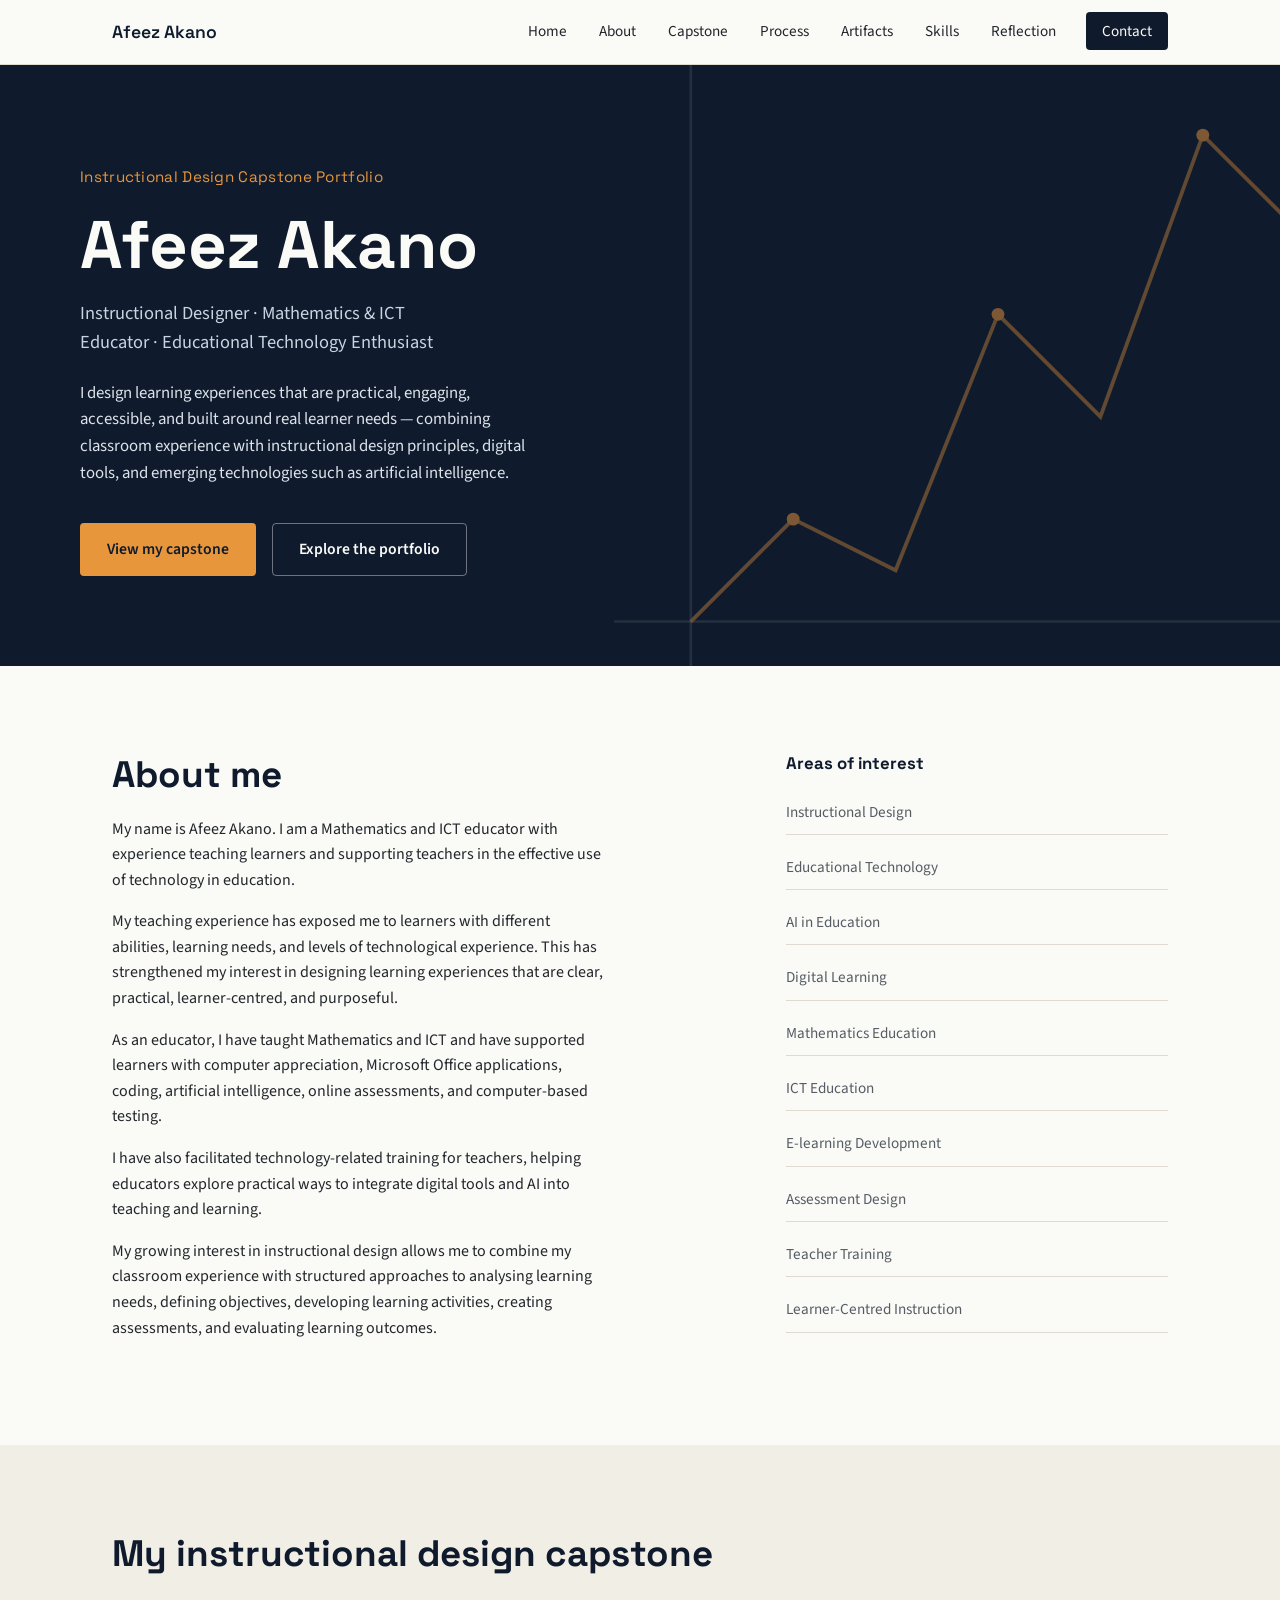
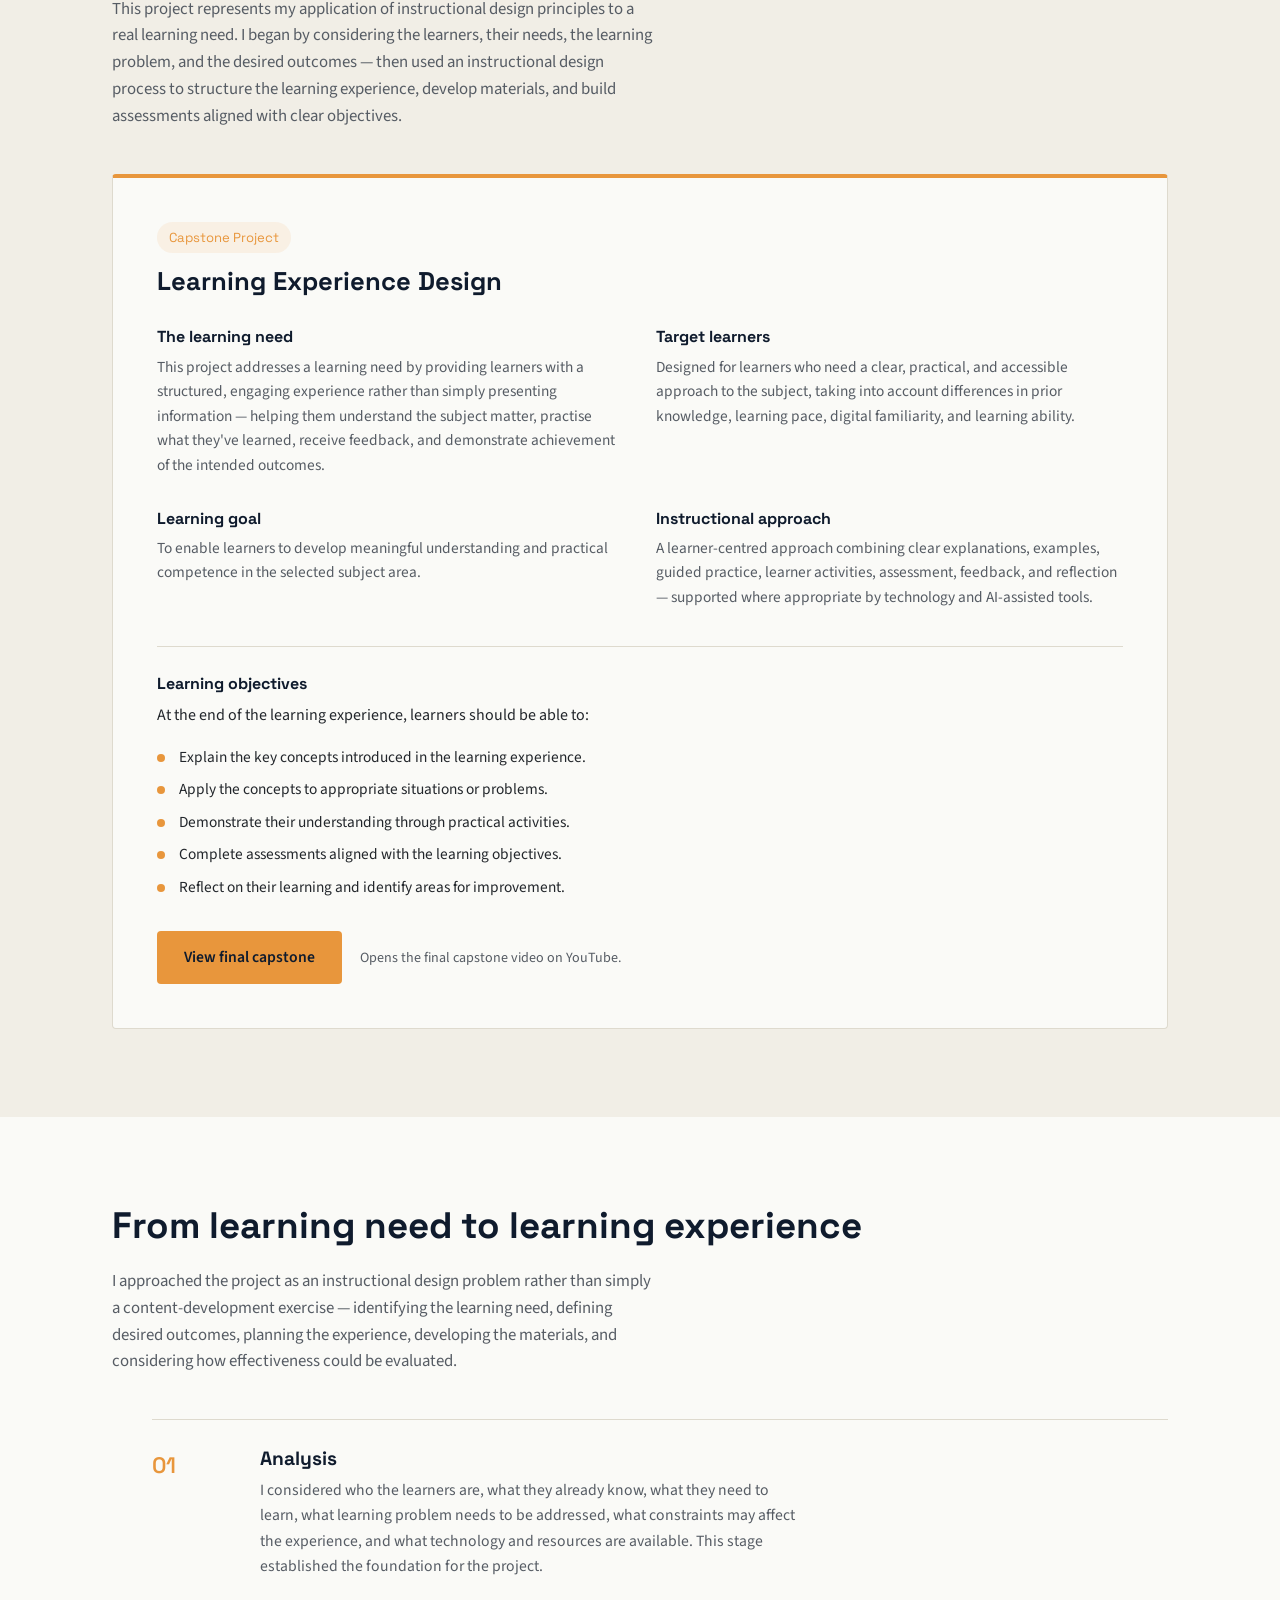
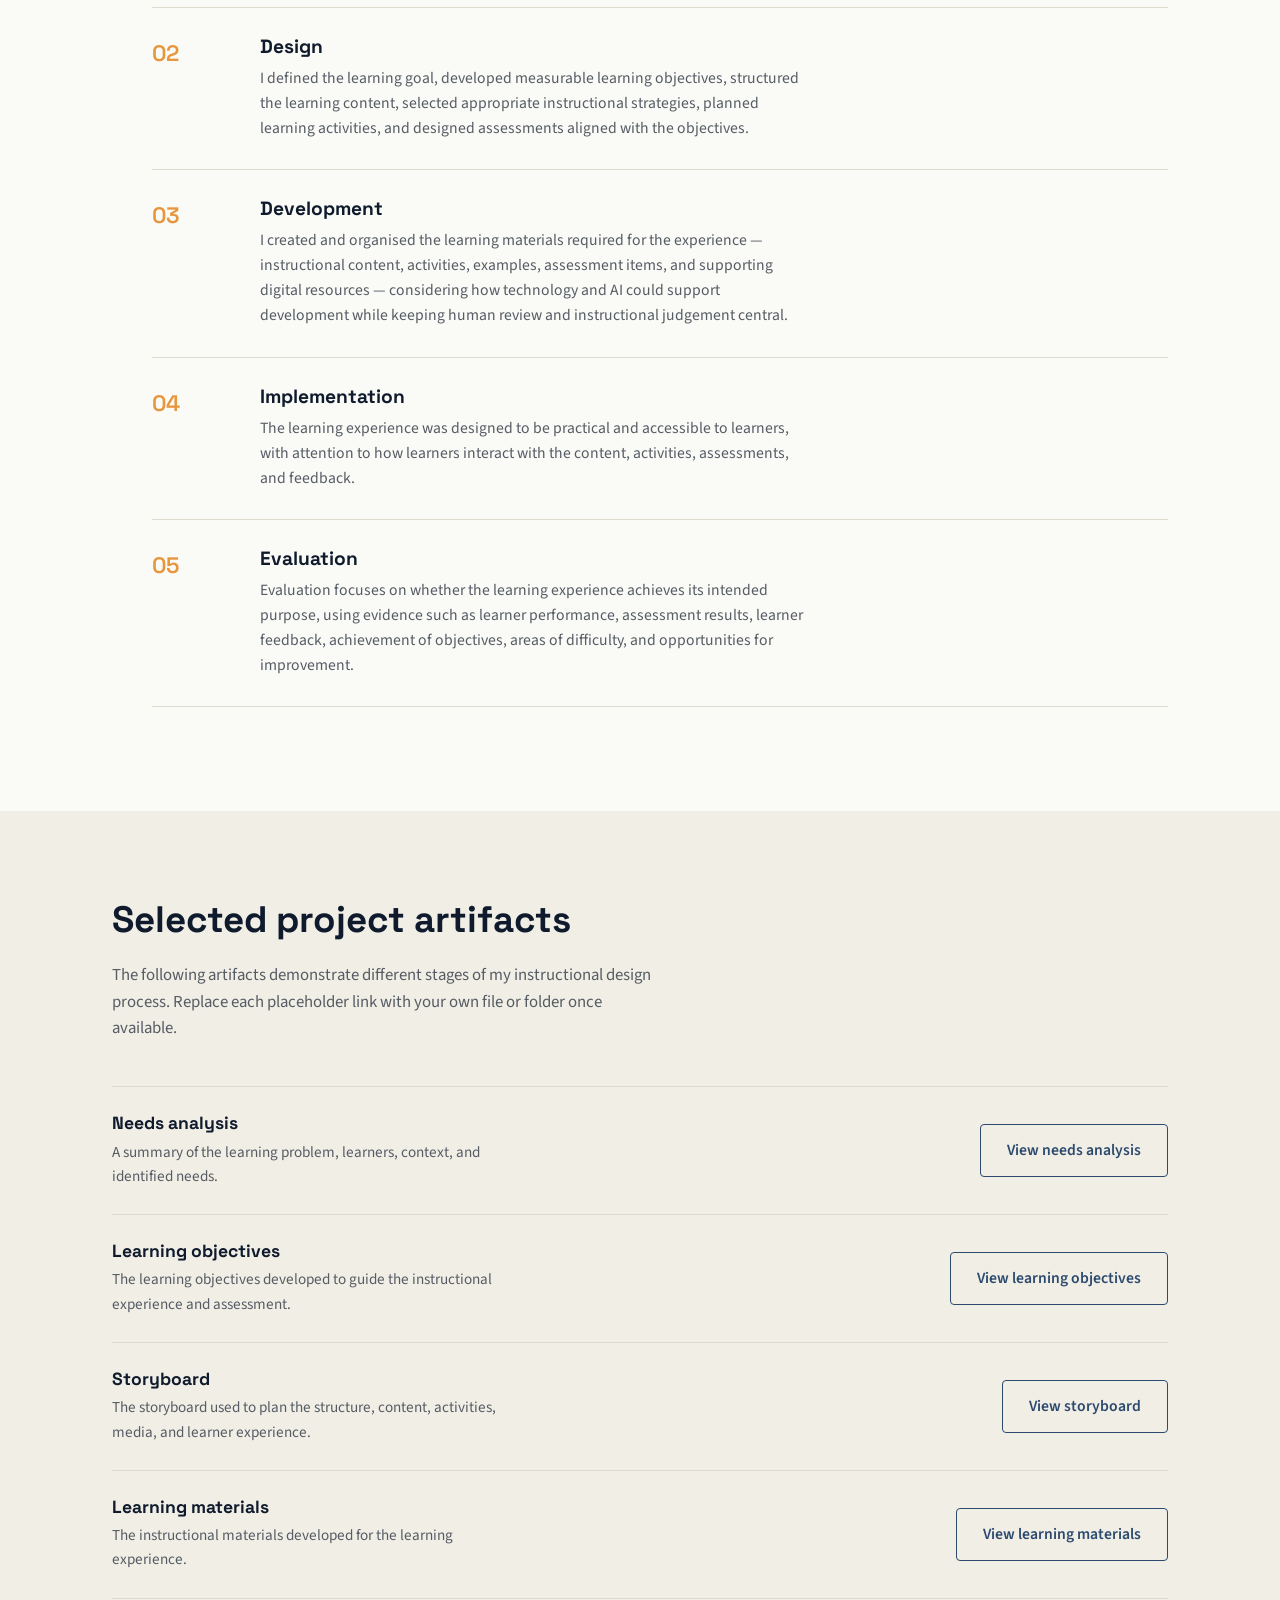
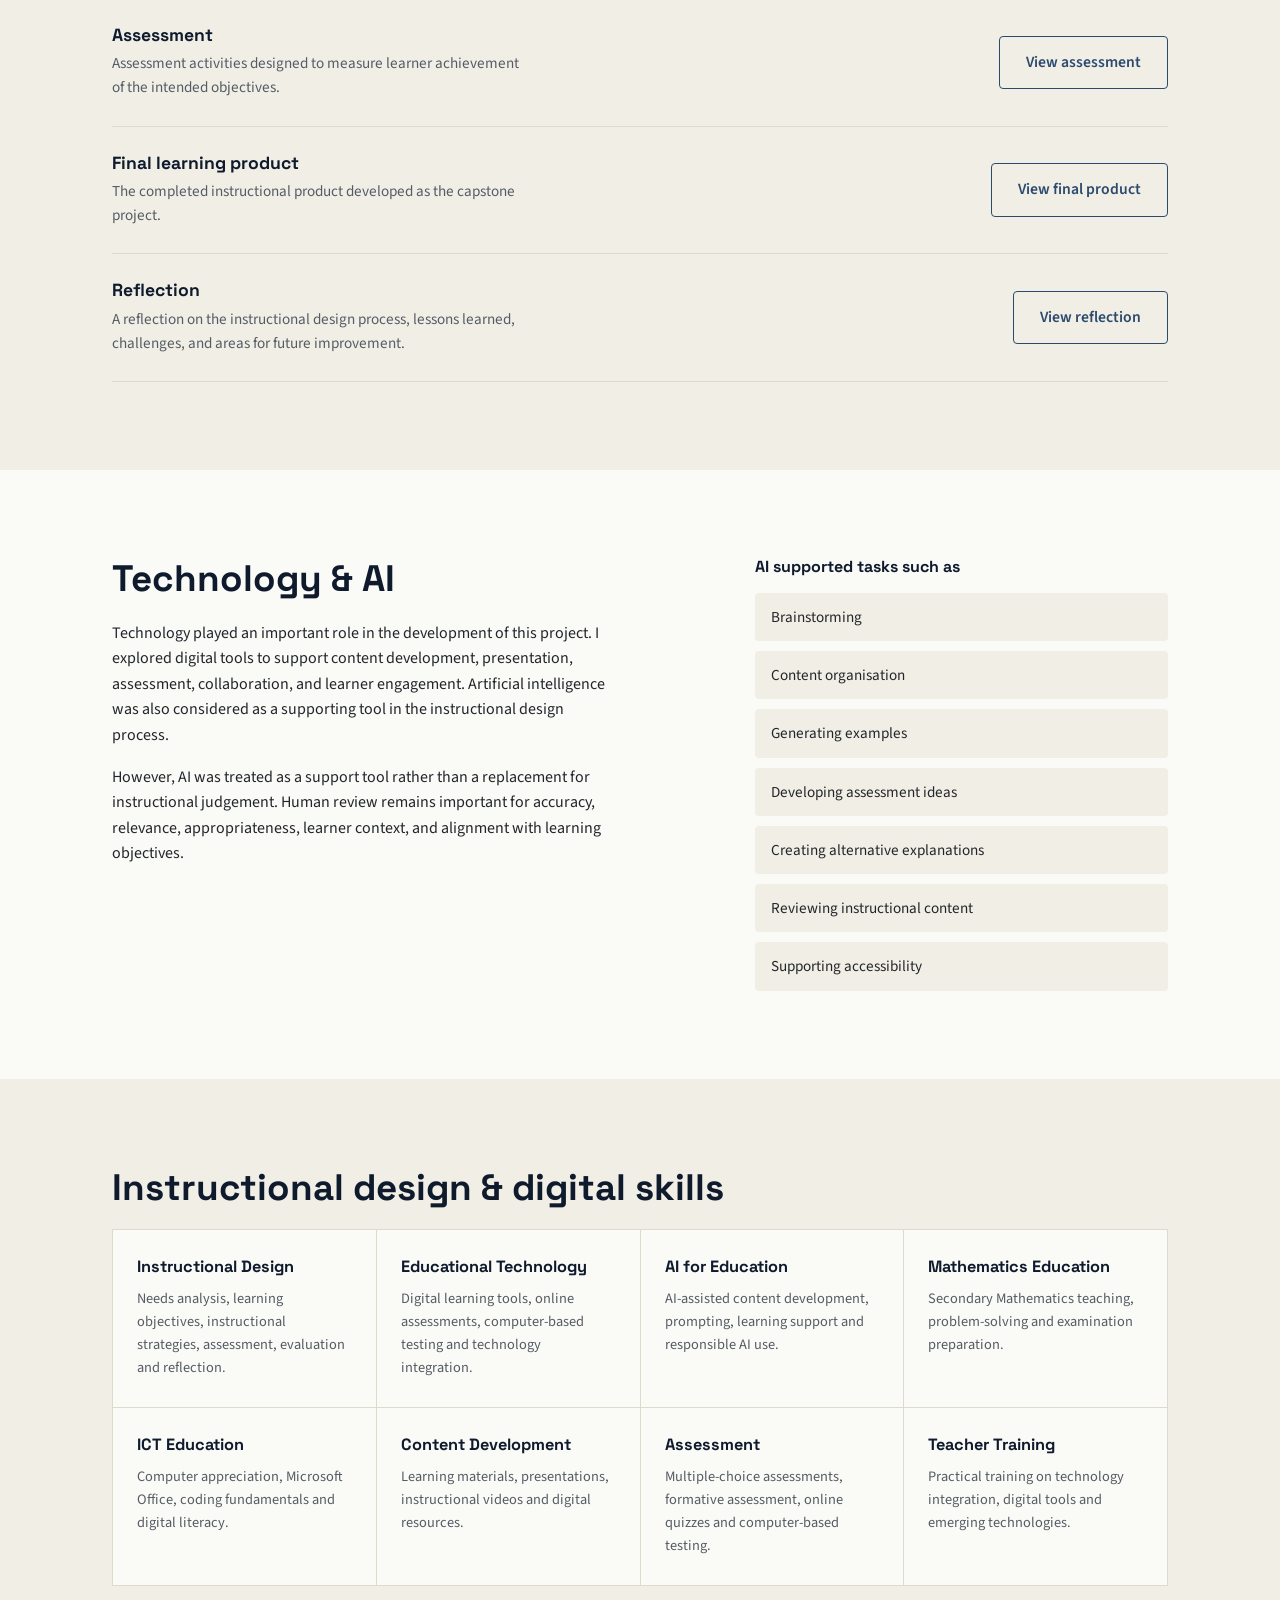
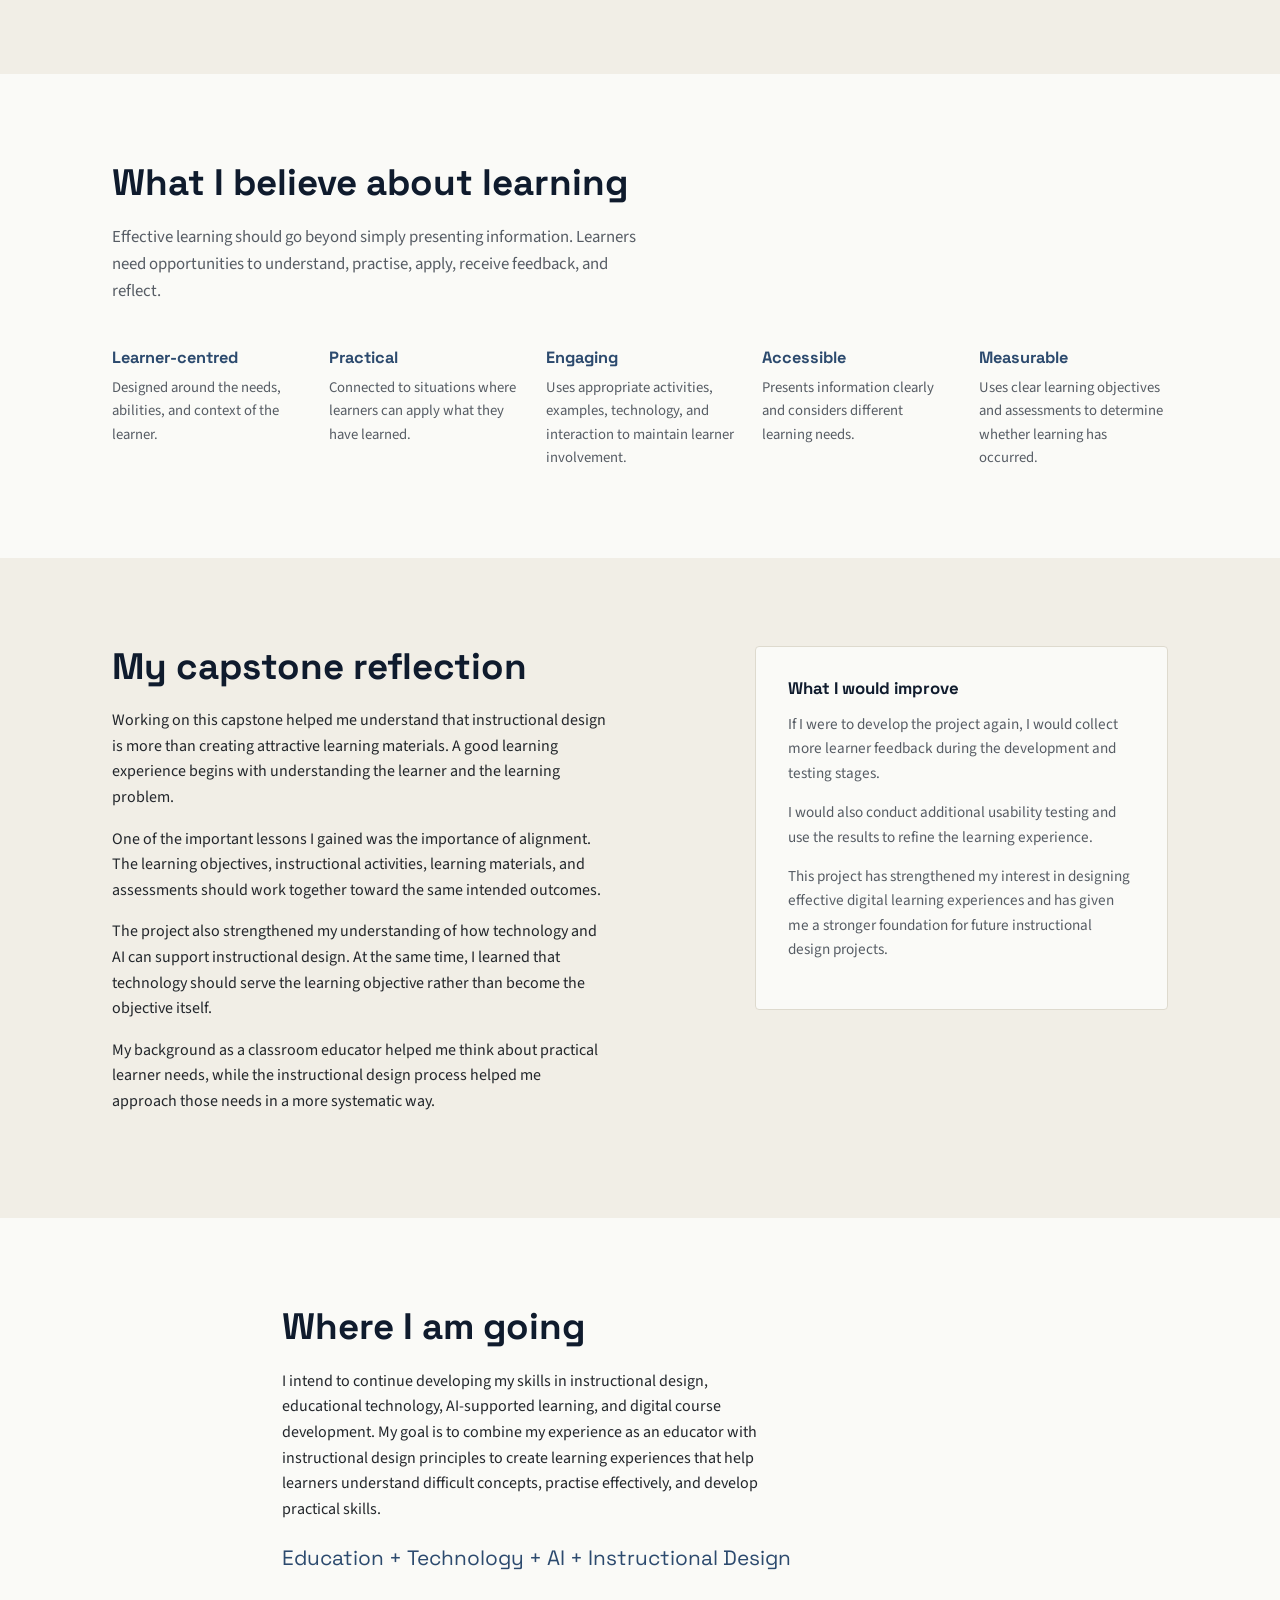
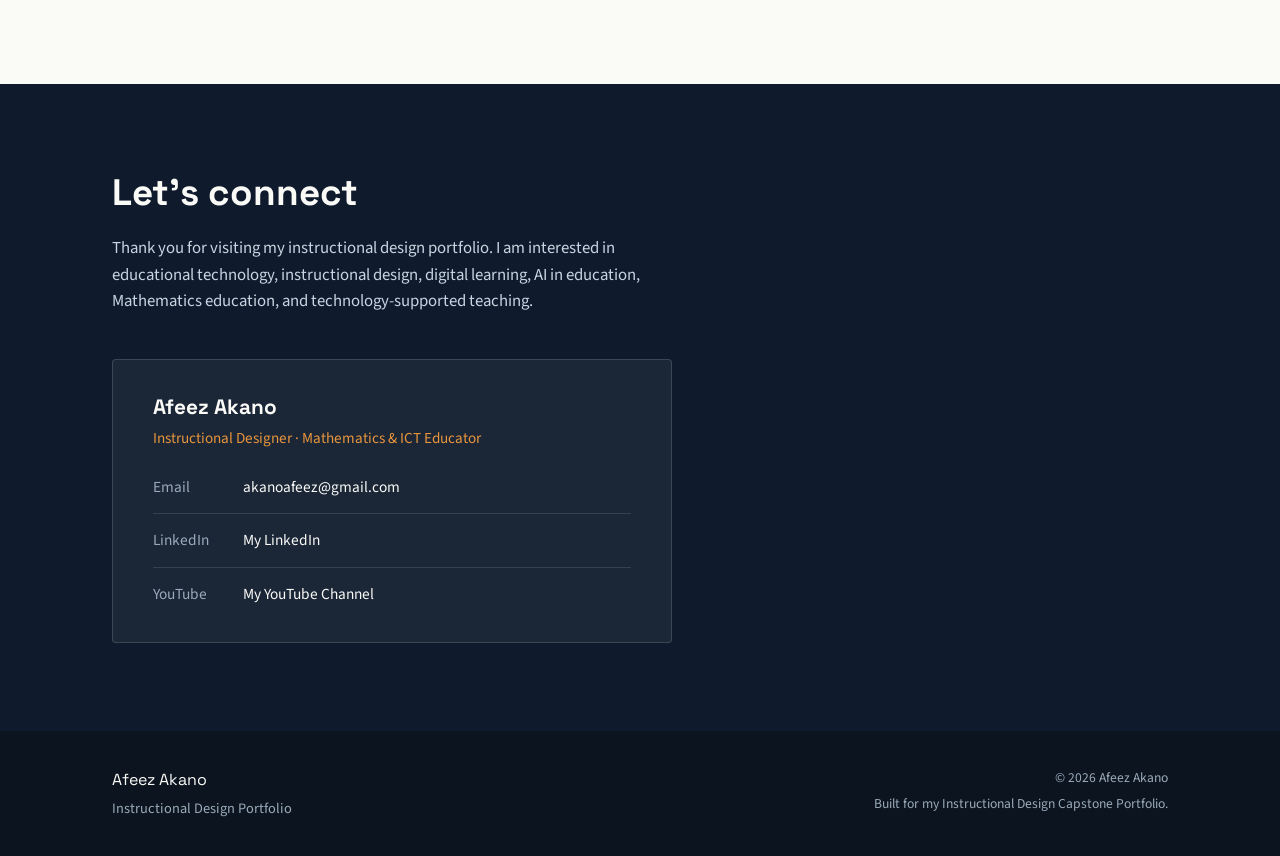
<file: index.html>
<!DOCTYPE html>
<html lang="en">
<head>
<meta charset="UTF-8">
<meta name="viewport" content="width=device-width, initial-scale=1.0">
<title>Afeez Akano — Instructional Design Portfolio</title>
<meta name="description" content="Instructional Design portfolio of Afeez Akano — Mathematics & ICT Educator exploring learning design, educational technology, and AI-supported learning.">

<link rel="preconnect" href="https://fonts.googleapis.com">
<link rel="preconnect" href="https://fonts.gstatic.com" crossorigin>
<link href="https://fonts.googleapis.com/css2?family=Space+Grotesk:wght@400;500;600;700&family=Source+Sans+3:wght@400;500;600;700&display=swap" rel="stylesheet">

<link rel="stylesheet" href="style.css">
<link rel="icon" href="data:image/svg+xml,<svg xmlns=%22http://www.w3.org/2000/svg%22 viewBox=%220 0 100 100%22><text y=%22.9em%22 font-size=%2290%22>📐</text></svg>">
</head>
<body>

<!-- ============ NAVIGATION ============ -->
<header class="site-header" id="top">
  <nav class="nav-bar" aria-label="Primary">
    <a href="#top" class="nav-brand">Afeez Akano</a>
    <button class="nav-toggle" id="navToggle" aria-expanded="false" aria-controls="navMenu" aria-label="Toggle navigation menu">
      <span></span><span></span><span></span>
    </button>
    <ul class="nav-menu" id="navMenu">
      <li><a href="#top">Home</a></li>
      <li><a href="#about">About</a></li>
      <li><a href="#capstone">Capstone</a></li>
      <li><a href="#process">Process</a></li>
      <li><a href="#artifacts">Artifacts</a></li>
      <li><a href="#skills">Skills</a></li>
      <li><a href="#reflection">Reflection</a></li>
      <li><a href="#contact" class="nav-cta">Contact</a></li>
    </ul>
  </nav>
</header>

<main>

  <!-- ============ 1. HOME / HERO ============ -->
  <section class="hero" id="home">
    <div class="hero-grid-motif" aria-hidden="true">
      <svg viewBox="0 0 600 600" preserveAspectRatio="xMidYMid slice">
        <line x1="0" y1="500" x2="600" y2="500" class="axis-line"/>
        <line x1="60" y1="0" x2="60" y2="600" class="axis-line"/>
        <polyline points="60,500 140,420 220,460 300,260 380,340 460,120 540,200" class="plot-line"/>
        <circle cx="140" cy="420" r="5" class="plot-dot"/>
        <circle cx="300" cy="260" r="5" class="plot-dot"/>
        <circle cx="460" cy="120" r="5" class="plot-dot"/>
      </svg>
    </div>
    <div class="hero-inner">
      <p class="hero-kicker">Instructional Design Capstone Portfolio</p>
      <h1 class="hero-heading">Afeez Akano</h1>
      <p class="hero-subtitle">Instructional Designer&nbsp;·&nbsp;Mathematics &amp; ICT Educator&nbsp;·&nbsp;Educational Technology Enthusiast</p>
      <p class="hero-intro">
        I design learning experiences that are practical, engaging, accessible, and built around real learner needs —
        combining classroom experience with instructional design principles, digital tools, and emerging technologies
        such as artificial intelligence.
      </p>
      <div class="hero-actions">
        <a href="#capstone" class="btn btn-primary">View my capstone</a>
        <a href="#artifacts" class="btn btn-secondary">Explore the portfolio</a>
      </div>
    </div>
  </section>

  <!-- ============ 2. ABOUT ============ -->
  <section class="section" id="about">
    <div class="section-inner about-layout">
      <div class="about-text">
        <h2 class="section-heading">About me</h2>
        <p>
          My name is Afeez Akano. I am a Mathematics and ICT educator with experience teaching learners and
          supporting teachers in the effective use of technology in education.
        </p>
        <p>
          My teaching experience has exposed me to learners with different abilities, learning needs, and levels of
          technological experience. This has strengthened my interest in designing learning experiences that are
          clear, practical, learner-centred, and purposeful.
        </p>
        <p>
          As an educator, I have taught Mathematics and ICT and have supported learners with computer appreciation,
          Microsoft Office applications, coding, artificial intelligence, online assessments, and computer-based
          testing.
        </p>
        <p>
          I have also facilitated technology-related training for teachers, helping educators explore practical ways
          to integrate digital tools and AI into teaching and learning.
        </p>
        <p>
          My growing interest in instructional design allows me to combine my classroom experience with structured
          approaches to analysing learning needs, defining objectives, developing learning activities, creating
          assessments, and evaluating learning outcomes.
        </p>
      </div>
      <div class="about-interests">
        <h3 class="interests-heading">Areas of interest</h3>
        <ul class="interests-list">
          <li>Instructional Design</li>
          <li>Educational Technology</li>
          <li>AI in Education</li>
          <li>Digital Learning</li>
          <li>Mathematics Education</li>
          <li>ICT Education</li>
          <li>E-learning Development</li>
          <li>Assessment Design</li>
          <li>Teacher Training</li>
          <li>Learner-Centred Instruction</li>
        </ul>
      </div>
    </div>
  </section>

  <!-- ============ 3. CAPSTONE ============ -->
  <section class="section section-alt" id="capstone">
    <div class="section-inner">
      <h2 class="section-heading">My instructional design capstone</h2>
      <p class="section-lede">
        This project represents my application of instructional design principles to a real learning need. I began
        by considering the learners, their needs, the learning problem, and the desired outcomes — then used an
        instructional design process to structure the learning experience, develop materials, and build assessments
        aligned with clear objectives.
      </p>

      <div class="capstone-card">
        <div class="capstone-card-header">
          <span class="capstone-label">Capstone Project</span>
          <h3>Learning Experience Design</h3>
        </div>

        <div class="capstone-grid">
          <div class="capstone-block">
            <h4>The learning need</h4>
            <p>
              This project addresses a learning need by providing learners with a structured, engaging experience
              rather than simply presenting information — helping them understand the subject matter, practise what
              they've learned, receive feedback, and demonstrate achievement of the intended outcomes.
            </p>
          </div>
          <div class="capstone-block">
            <h4>Target learners</h4>
            <p>
              Designed for learners who need a clear, practical, and accessible approach to the subject, taking into
              account differences in prior knowledge, learning pace, digital familiarity, and learning ability.
            </p>
          </div>
          <div class="capstone-block">
            <h4>Learning goal</h4>
            <p>
              To enable learners to develop meaningful understanding and practical competence in the selected
              subject area.
            </p>
          </div>
          <div class="capstone-block">
            <h4>Instructional approach</h4>
            <p>
              A learner-centred approach combining clear explanations, examples, guided practice, learner
              activities, assessment, feedback, and reflection — supported where appropriate by technology and
              AI-assisted tools.
            </p>
          </div>
        </div>

        <div class="capstone-objectives">
          <h4>Learning objectives</h4>
          <p>At the end of the learning experience, learners should be able to:</p>
          <ul>
            <li>Explain the key concepts introduced in the learning experience.</li>
            <li>Apply the concepts to appropriate situations or problems.</li>
            <li>Demonstrate their understanding through practical activities.</li>
            <li>Complete assessments aligned with the learning objectives.</li>
            <li>Reflect on their learning and identify areas for improvement.</li>
          </ul>
        </div>

        <div class="capstone-cta">
          <a href="https://youtu.be/CUmscNWUGhw" id="capstoneLink" class="btn btn-primary" target="_blank" rel="noopener">
            View final capstone
          </a>
          <p class="capstone-note">Opens the final capstone video on YouTube.</p>
        </div>
      </div>
    </div>
  </section>

  <!-- ============ 4. PROCESS ============ -->
  <section class="section" id="process">
    <div class="section-inner">
      <h2 class="section-heading">From learning need to learning experience</h2>
      <p class="section-lede">
        I approached the project as an instructional design problem rather than simply a content-development
        exercise — identifying the learning need, defining desired outcomes, planning the experience, developing the
        materials, and considering how effectiveness could be evaluated.
      </p>

      <ol class="timeline">
        <li class="timeline-item">
          <div class="timeline-marker">01</div>
          <div class="timeline-content">
            <h3>Analysis</h3>
            <p>I considered who the learners are, what they already know, what they need to learn, what learning problem needs to be addressed, what constraints may affect the experience, and what technology and resources are available. This stage established the foundation for the project.</p>
          </div>
        </li>
        <li class="timeline-item">
          <div class="timeline-marker">02</div>
          <div class="timeline-content">
            <h3>Design</h3>
            <p>I defined the learning goal, developed measurable learning objectives, structured the learning content, selected appropriate instructional strategies, planned learning activities, and designed assessments aligned with the objectives.</p>
          </div>
        </li>
        <li class="timeline-item">
          <div class="timeline-marker">03</div>
          <div class="timeline-content">
            <h3>Development</h3>
            <p>I created and organised the learning materials required for the experience — instructional content, activities, examples, assessment items, and supporting digital resources — considering how technology and AI could support development while keeping human review and instructional judgement central.</p>
          </div>
        </li>
        <li class="timeline-item">
          <div class="timeline-marker">04</div>
          <div class="timeline-content">
            <h3>Implementation</h3>
            <p>The learning experience was designed to be practical and accessible to learners, with attention to how learners interact with the content, activities, assessments, and feedback.</p>
          </div>
        </li>
        <li class="timeline-item">
          <div class="timeline-marker">05</div>
          <div class="timeline-content">
            <h3>Evaluation</h3>
            <p>Evaluation focuses on whether the learning experience achieves its intended purpose, using evidence such as learner performance, assessment results, learner feedback, achievement of objectives, areas of difficulty, and opportunities for improvement.</p>
          </div>
        </li>
      </ol>
    </div>
  </section>

  <!-- ============ 5. ARTIFACTS ============ -->
  <section class="section section-alt" id="artifacts">
    <div class="section-inner">
      <h2 class="section-heading">Selected project artifacts</h2>
      <p class="section-lede">The following artifacts demonstrate different stages of my instructional design process. Replace each placeholder link with your own file or folder once available.</p>

      <div class="artifact-list">

        <div class="artifact-row">
          <div class="artifact-text">
            <h3>Needs analysis</h3>
            <p>A summary of the learning problem, learners, context, and identified needs.</p>
          </div>
          <a href="needs-analysis.html" class="btn btn-outline artifact-link">View needs analysis</a>
        </div>

        <div class="artifact-row">
          <div class="artifact-text">
            <h3>Learning objectives</h3>
            <p>The learning objectives developed to guide the instructional experience and assessment.</p>
          </div>
          <a href="learning-objectives.html" class="btn btn-outline artifact-link">View learning objectives</a>
        </div>

        <div class="artifact-row">
          <div class="artifact-text">
            <h3>Storyboard</h3>
            <p>The storyboard used to plan the structure, content, activities, media, and learner experience.</p>
          </div>
          <a href="storyboard.html" class="btn btn-outline artifact-link">View storyboard</a>
        </div>

        <div class="artifact-row">
          <div class="artifact-text">
            <h3>Learning materials</h3>
            <p>The instructional materials developed for the learning experience.</p>
          </div>
          <a href="learning-materials.html" class="btn btn-outline artifact-link">View learning materials</a>
        </div>

        <div class="artifact-row">
          <div class="artifact-text">
            <h3>Assessment</h3>
            <p>Assessment activities designed to measure learner achievement of the intended objectives.</p>
          </div>
          <a href="assessment.html" class="btn btn-outline artifact-link">View assessment</a>
        </div>

        <div class="artifact-row">
          <div class="artifact-text">
            <h3>Final learning product</h3>
            <p>The completed instructional product developed as the capstone project.</p>
          </div>
          <a href="https://youtu.be/CUmscNWUGhw" class="btn btn-outline artifact-link" target="_blank" rel="noopener">View final product</a>
        </div>

        <div class="artifact-row">
          <div class="artifact-text">
            <h3>Reflection</h3>
            <p>A reflection on the instructional design process, lessons learned, challenges, and areas for future improvement.</p>
          </div>
          <a href="#reflection" class="btn btn-outline artifact-link">View reflection</a>
        </div>

      </div>
    </div>
  </section>

  <!-- ============ 6. TECHNOLOGY & AI ============ -->
  <section class="section" id="technology">
    <div class="section-inner tech-layout">
      <div>
        <h2 class="section-heading">Technology &amp; AI</h2>
        <p>
          Technology played an important role in the development of this project. I explored digital tools to
          support content development, presentation, assessment, collaboration, and learner engagement. Artificial
          intelligence was also considered as a supporting tool in the instructional design process.
        </p>
        <p>
          However, AI was treated as a support tool rather than a replacement for instructional judgement. Human
          review remains important for accuracy, relevance, appropriateness, learner context, and alignment with
          learning objectives.
        </p>
      </div>
      <div class="tech-list-wrap">
        <h3>AI supported tasks such as</h3>
        <ul class="tech-list">
          <li>Brainstorming</li>
          <li>Content organisation</li>
          <li>Generating examples</li>
          <li>Developing assessment ideas</li>
          <li>Creating alternative explanations</li>
          <li>Reviewing instructional content</li>
          <li>Supporting accessibility</li>
        </ul>
      </div>
    </div>
  </section>

  <!-- ============ 7. SKILLS ============ -->
  <section class="section section-alt" id="skills">
    <div class="section-inner">
      <h2 class="section-heading">Instructional design &amp; digital skills</h2>
      <div class="skills-grid">
        <div class="skill-card">
          <h3>Instructional Design</h3>
          <p>Needs analysis, learning objectives, instructional strategies, assessment, evaluation and reflection.</p>
        </div>
        <div class="skill-card">
          <h3>Educational Technology</h3>
          <p>Digital learning tools, online assessments, computer-based testing and technology integration.</p>
        </div>
        <div class="skill-card">
          <h3>AI for Education</h3>
          <p>AI-assisted content development, prompting, learning support and responsible AI use.</p>
        </div>
        <div class="skill-card">
          <h3>Mathematics Education</h3>
          <p>Secondary Mathematics teaching, problem-solving and examination preparation.</p>
        </div>
        <div class="skill-card">
          <h3>ICT Education</h3>
          <p>Computer appreciation, Microsoft Office, coding fundamentals and digital literacy.</p>
        </div>
        <div class="skill-card">
          <h3>Content Development</h3>
          <p>Learning materials, presentations, instructional videos and digital resources.</p>
        </div>
        <div class="skill-card">
          <h3>Assessment</h3>
          <p>Multiple-choice assessments, formative assessment, online quizzes and computer-based testing.</p>
        </div>
        <div class="skill-card">
          <h3>Teacher Training</h3>
          <p>Practical training on technology integration, digital tools and emerging technologies.</p>
        </div>
      </div>
    </div>
  </section>

  <!-- ============ 8. APPROACH TO LEARNING ============ -->
  <section class="section" id="approach">
    <div class="section-inner">
      <h2 class="section-heading">What I believe about learning</h2>
      <p class="section-lede">
        Effective learning should go beyond simply presenting information. Learners need opportunities to
        understand, practise, apply, receive feedback, and reflect.
      </p>
      <div class="belief-grid">
        <div class="belief-item">
          <h3>Learner-centred</h3>
          <p>Designed around the needs, abilities, and context of the learner.</p>
        </div>
        <div class="belief-item">
          <h3>Practical</h3>
          <p>Connected to situations where learners can apply what they have learned.</p>
        </div>
        <div class="belief-item">
          <h3>Engaging</h3>
          <p>Uses appropriate activities, examples, technology, and interaction to maintain learner involvement.</p>
        </div>
        <div class="belief-item">
          <h3>Accessible</h3>
          <p>Presents information clearly and considers different learning needs.</p>
        </div>
        <div class="belief-item">
          <h3>Measurable</h3>
          <p>Uses clear learning objectives and assessments to determine whether learning has occurred.</p>
        </div>
      </div>
    </div>
  </section>

  <!-- ============ 9. REFLECTION ============ -->
  <section class="section section-alt" id="reflection">
    <div class="section-inner reflection-layout">
      <div class="reflection-text">
        <h2 class="section-heading">My capstone reflection</h2>
        <p>
          Working on this capstone helped me understand that instructional design is more than creating attractive
          learning materials. A good learning experience begins with understanding the learner and the learning
          problem.
        </p>
        <p>
          One of the important lessons I gained was the importance of alignment. The learning objectives,
          instructional activities, learning materials, and assessments should work together toward the same
          intended outcomes.
        </p>
        <p>
          The project also strengthened my understanding of how technology and AI can support instructional design.
          At the same time, I learned that technology should serve the learning objective rather than become the
          objective itself.
        </p>
        <p>
          My background as a classroom educator helped me think about practical learner needs, while the
          instructional design process helped me approach those needs in a more systematic way.
        </p>
      </div>
      <div class="reflection-improve">
        <h3>What I would improve</h3>
        <p>
          If I were to develop the project again, I would collect more learner feedback during the development and
          testing stages.
        </p>
        <p>
          I would also conduct additional usability testing and use the results to refine the learning experience.
        </p>
        <p>
          This project has strengthened my interest in designing effective digital learning experiences and has
          given me a stronger foundation for future instructional design projects.
        </p>
      </div>
    </div>
  </section>

  <!-- ============ 10. FUTURE GOALS ============ -->
  <section class="section" id="future">
    <div class="section-inner future-layout">
      <h2 class="section-heading">Where I am going</h2>
      <p>
        I intend to continue developing my skills in instructional design, educational technology, AI-supported
        learning, and digital course development. My goal is to combine my experience as an educator with
        instructional design principles to create learning experiences that help learners understand difficult
        concepts, practise effectively, and develop practical skills.
      </p>
      <p class="future-formula">
        Education&nbsp;+&nbsp;Technology&nbsp;+&nbsp;AI&nbsp;+&nbsp;Instructional Design
      </p>
    </div>
  </section>

  <!-- ============ 11. CONTACT ============ -->
  <section class="section section-contact" id="contact">
    <div class="section-inner">
      <h2 class="section-heading">Let's connect</h2>
      <p class="section-lede">
        Thank you for visiting my instructional design portfolio. I am interested in educational technology,
        instructional design, digital learning, AI in education, Mathematics education, and technology-supported
        teaching.
      </p>

      <div class="contact-card">
        <h3>Afeez Akano</h3>
        <p class="contact-role">Instructional Designer&nbsp;·&nbsp;Mathematics &amp; ICT Educator</p>
        <ul class="contact-links">
          <li><span class="contact-label">Email</span> <a href="mailto:akanoafeez@gmail.com">akanoafeez@gmail.com</a></li>
          <li><span class="contact-label">LinkedIn</span> <a href="https://www.linkedin.com/in/afeez-akano-22612785" target="_blank" rel="noopener">My LinkedIn</a></li>
          <li><span class="contact-label">YouTube</span> <a href="https://www.youtube.com/@huptionsmathematicsafeezak6984" target="_blank" rel="noopener">My YouTube Channel</a></li>
        </ul>
      </div>
    </div>
  </section>

</main>

<footer class="site-footer">
  <div class="section-inner footer-inner">
    <div>
      <p class="footer-name">Afeez Akano</p>
      <p class="footer-tagline">Instructional Design Portfolio</p>
    </div>
    <div class="footer-meta">
      <p>&copy; 2026 Afeez Akano</p>
      <p>Built for my Instructional Design Capstone Portfolio.</p>
    </div>
  </div>
</footer>

<script src="script.js"></script>
</body>
</html>
</file>
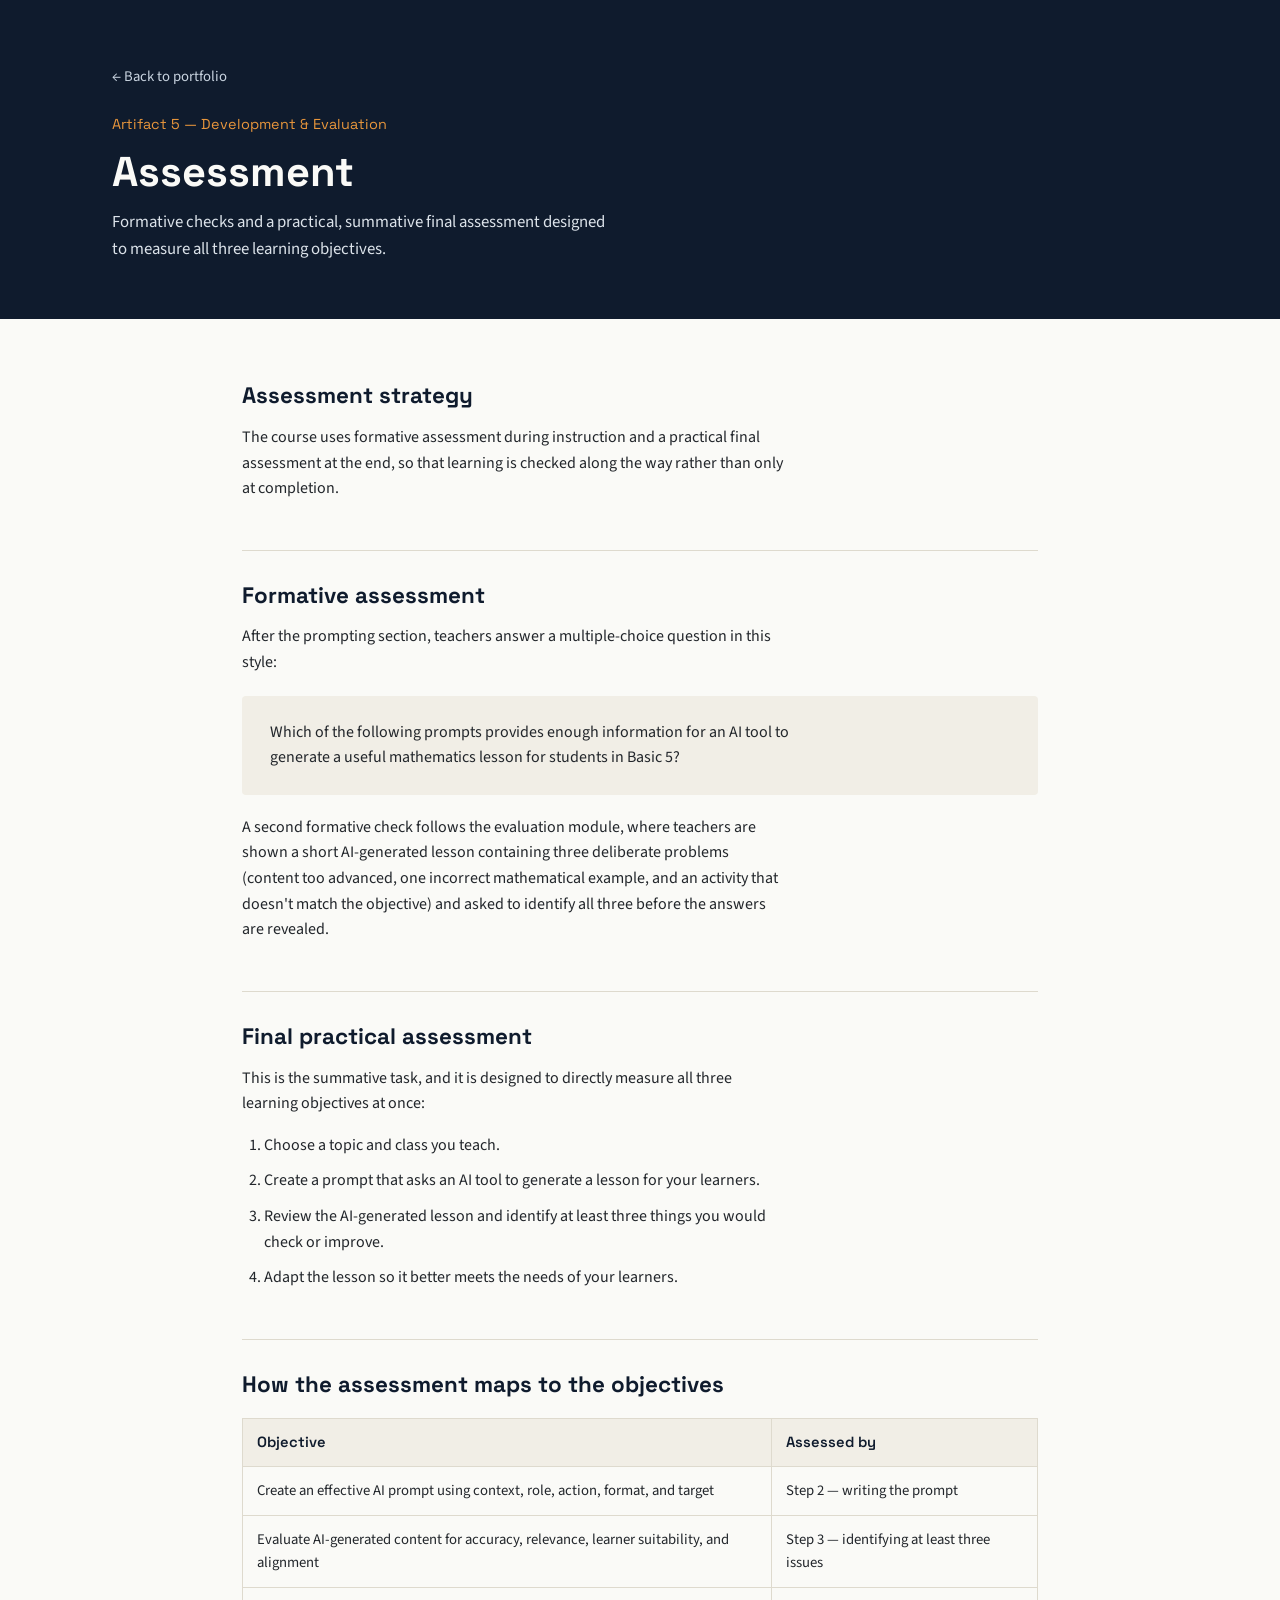
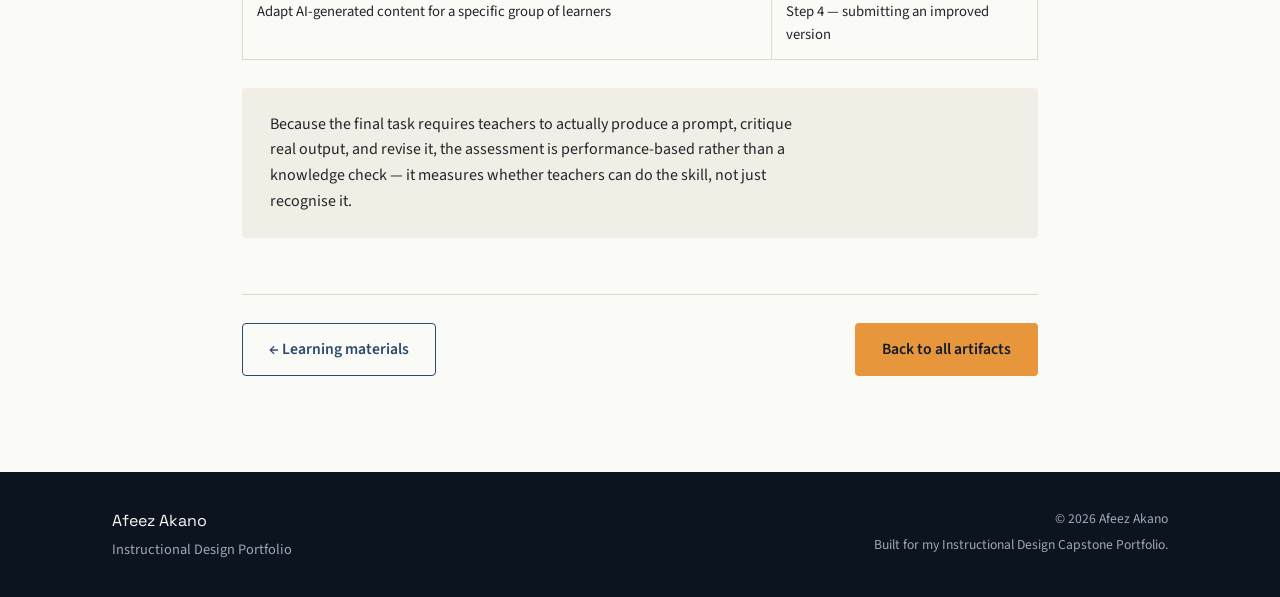
<file: assessment.html>
<!DOCTYPE html>
<html lang="en">
<head>
<meta charset="UTF-8">
<meta name="viewport" content="width=device-width, initial-scale=1.0">
<title>Assessment — Afeez Akano</title>
<meta name="description" content="Formative and summative assessment strategy for the capstone course on using generative AI for lesson planning.">
<link rel="preconnect" href="https://fonts.googleapis.com">
<link rel="preconnect" href="https://fonts.gstatic.com" crossorigin>
<link href="https://fonts.googleapis.com/css2?family=Space+Grotesk:wght@400;500;600;700&family=Source+Sans+3:wght@400;500;600;700&display=swap" rel="stylesheet">
<link rel="stylesheet" href="./style.css">
<link rel="stylesheet" href="artifact.css">
</head>
<body>

<header class="artifact-page-header">
  <div class="section-inner">
    <a href="./index.html#artifacts" class="artifact-back">&larr; Back to portfolio</a>
    <p class="artifact-eyebrow">Artifact 5 — Development &amp; Evaluation</p>
    <h1>Assessment</h1>
    <p class="artifact-dek">Formative checks and a practical, summative final assessment designed to measure all three learning objectives.</p>
  </div>
</header>

<main class="artifact-body">
  <div class="section-inner">

    <h2>Assessment strategy</h2>
    <p>
      The course uses formative assessment during instruction and a practical final assessment at the end, so that
      learning is checked along the way rather than only at completion.
    </p>

    <h2>Formative assessment</h2>
    <p>
      After the prompting section, teachers answer a multiple-choice question in this style:
    </p>
    <div class="info-card">
      <p>Which of the following prompts provides enough information for an AI tool to generate a useful mathematics
      lesson for students in Basic 5?</p>
    </div>
    <p>
      A second formative check follows the evaluation module, where teachers are shown a short AI-generated lesson
      containing three deliberate problems (content too advanced, one incorrect mathematical example, and an
      activity that doesn't match the objective) and asked to identify all three before the answers are revealed.
    </p>

    <h2>Final practical assessment</h2>
    <p>This is the summative task, and it is designed to directly measure all three learning objectives at once:</p>
    <ol>
      <li>Choose a topic and class you teach.</li>
      <li>Create a prompt that asks an AI tool to generate a lesson for your learners.</li>
      <li>Review the AI-generated lesson and identify at least three things you would check or improve.</li>
      <li>Adapt the lesson so it better meets the needs of your learners.</li>
    </ol>

    <h2>How the assessment maps to the objectives</h2>
    <table class="data-table">
      <thead><tr><th>Objective</th><th>Assessed by</th></tr></thead>
      <tbody>
        <tr>
          <td>Create an effective AI prompt using context, role, action, format, and target</td>
          <td>Step 2 — writing the prompt</td>
        </tr>
        <tr>
          <td>Evaluate AI-generated content for accuracy, relevance, learner suitability, and alignment</td>
          <td>Step 3 — identifying at least three issues</td>
        </tr>
        <tr>
          <td>Adapt AI-generated content for a specific group of learners</td>
          <td>Step 4 — submitting an improved version</td>
        </tr>
      </tbody>
    </table>

    <div class="info-card">
      <p>Because the final task requires teachers to actually produce a prompt, critique real output, and revise it,
      the assessment is performance-based rather than a knowledge check — it measures whether teachers can do the
      skill, not just recognise it.</p>
    </div>

    <div class="artifact-nav-footer">
      <a href="learning-materials.html" class="btn btn-outline">&larr; Learning materials</a>
      <a href="./index.html#artifacts" class="btn btn-primary">Back to all artifacts</a>
    </div>

  </div>
</main>

<footer class="site-footer">
  <div class="section-inner footer-inner">
    <div>
      <p class="footer-name">Afeez Akano</p>
      <p class="footer-tagline">Instructional Design Portfolio</p>
    </div>
    <div class="footer-meta">
      <p>&copy; 2026 Afeez Akano</p>
      <p>Built for my Instructional Design Capstone Portfolio.</p>
    </div>
  </div>
</footer>

</body>
</html>
</file>
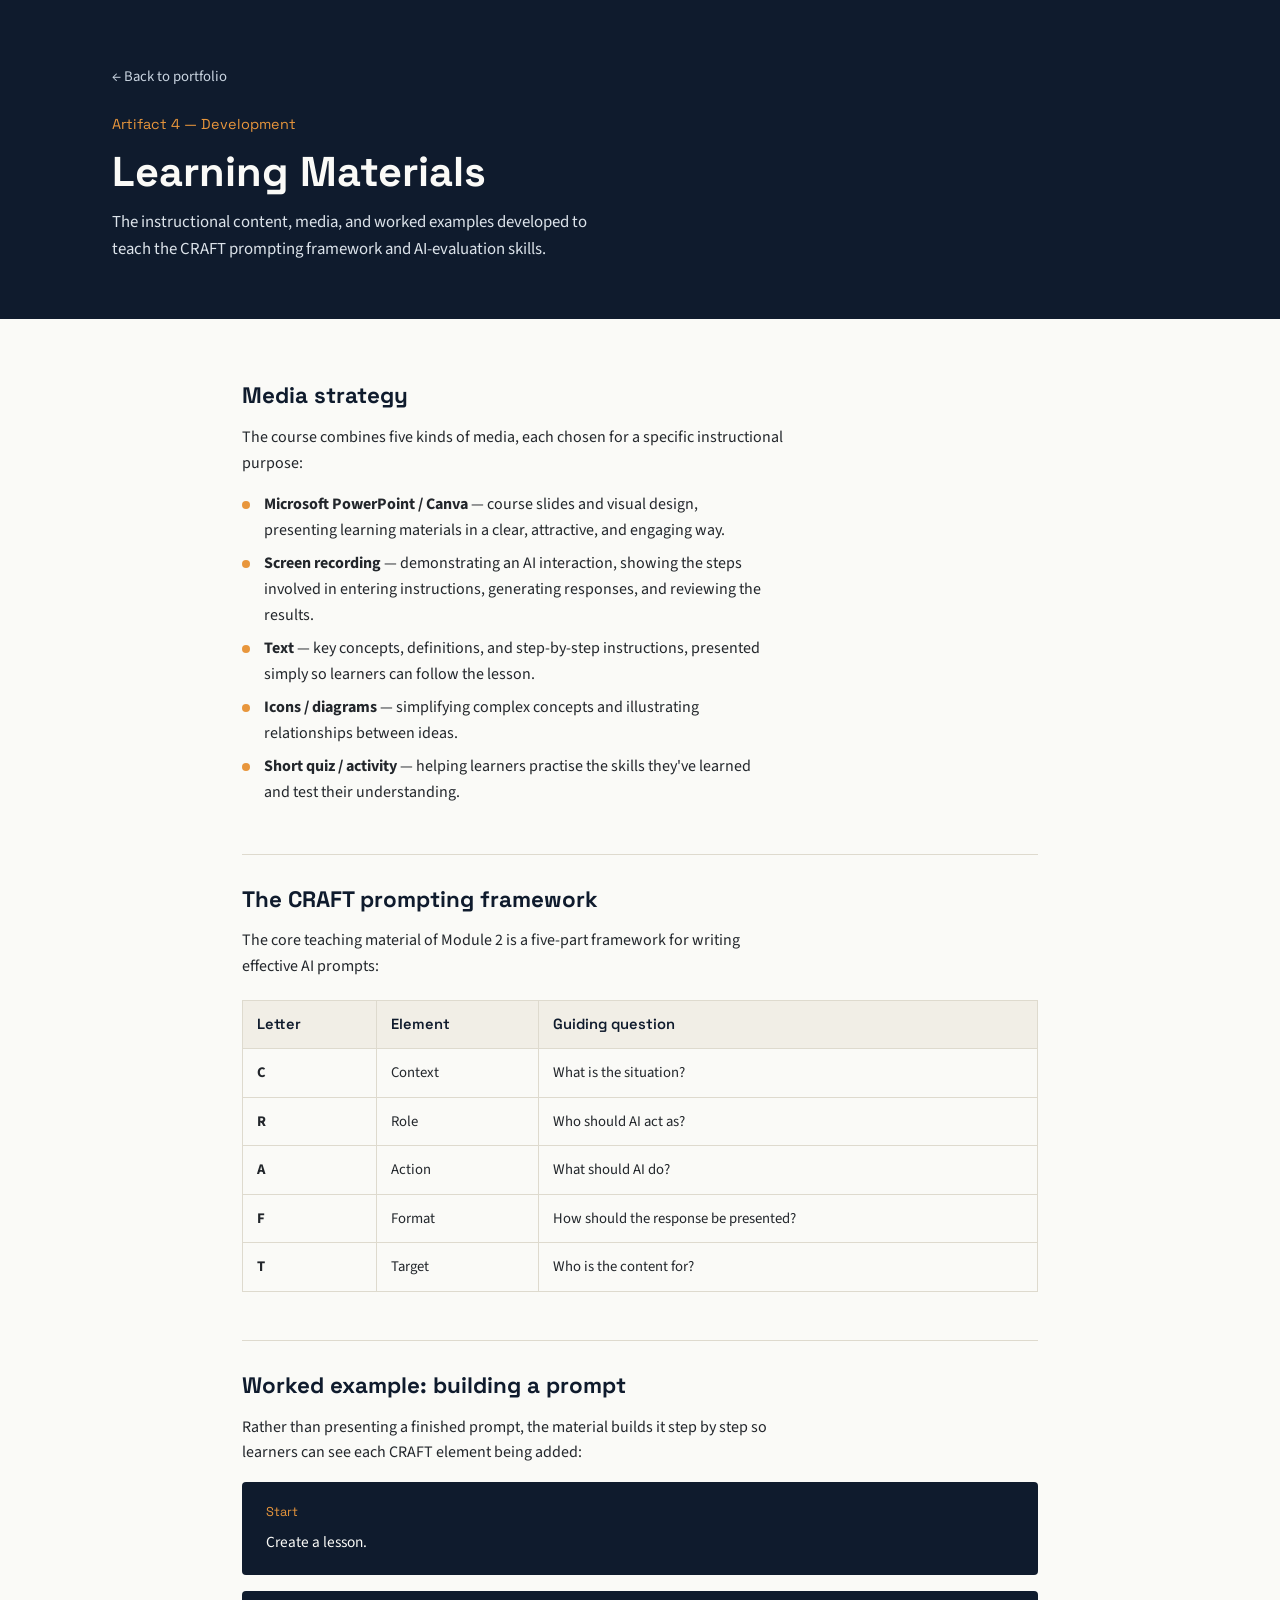
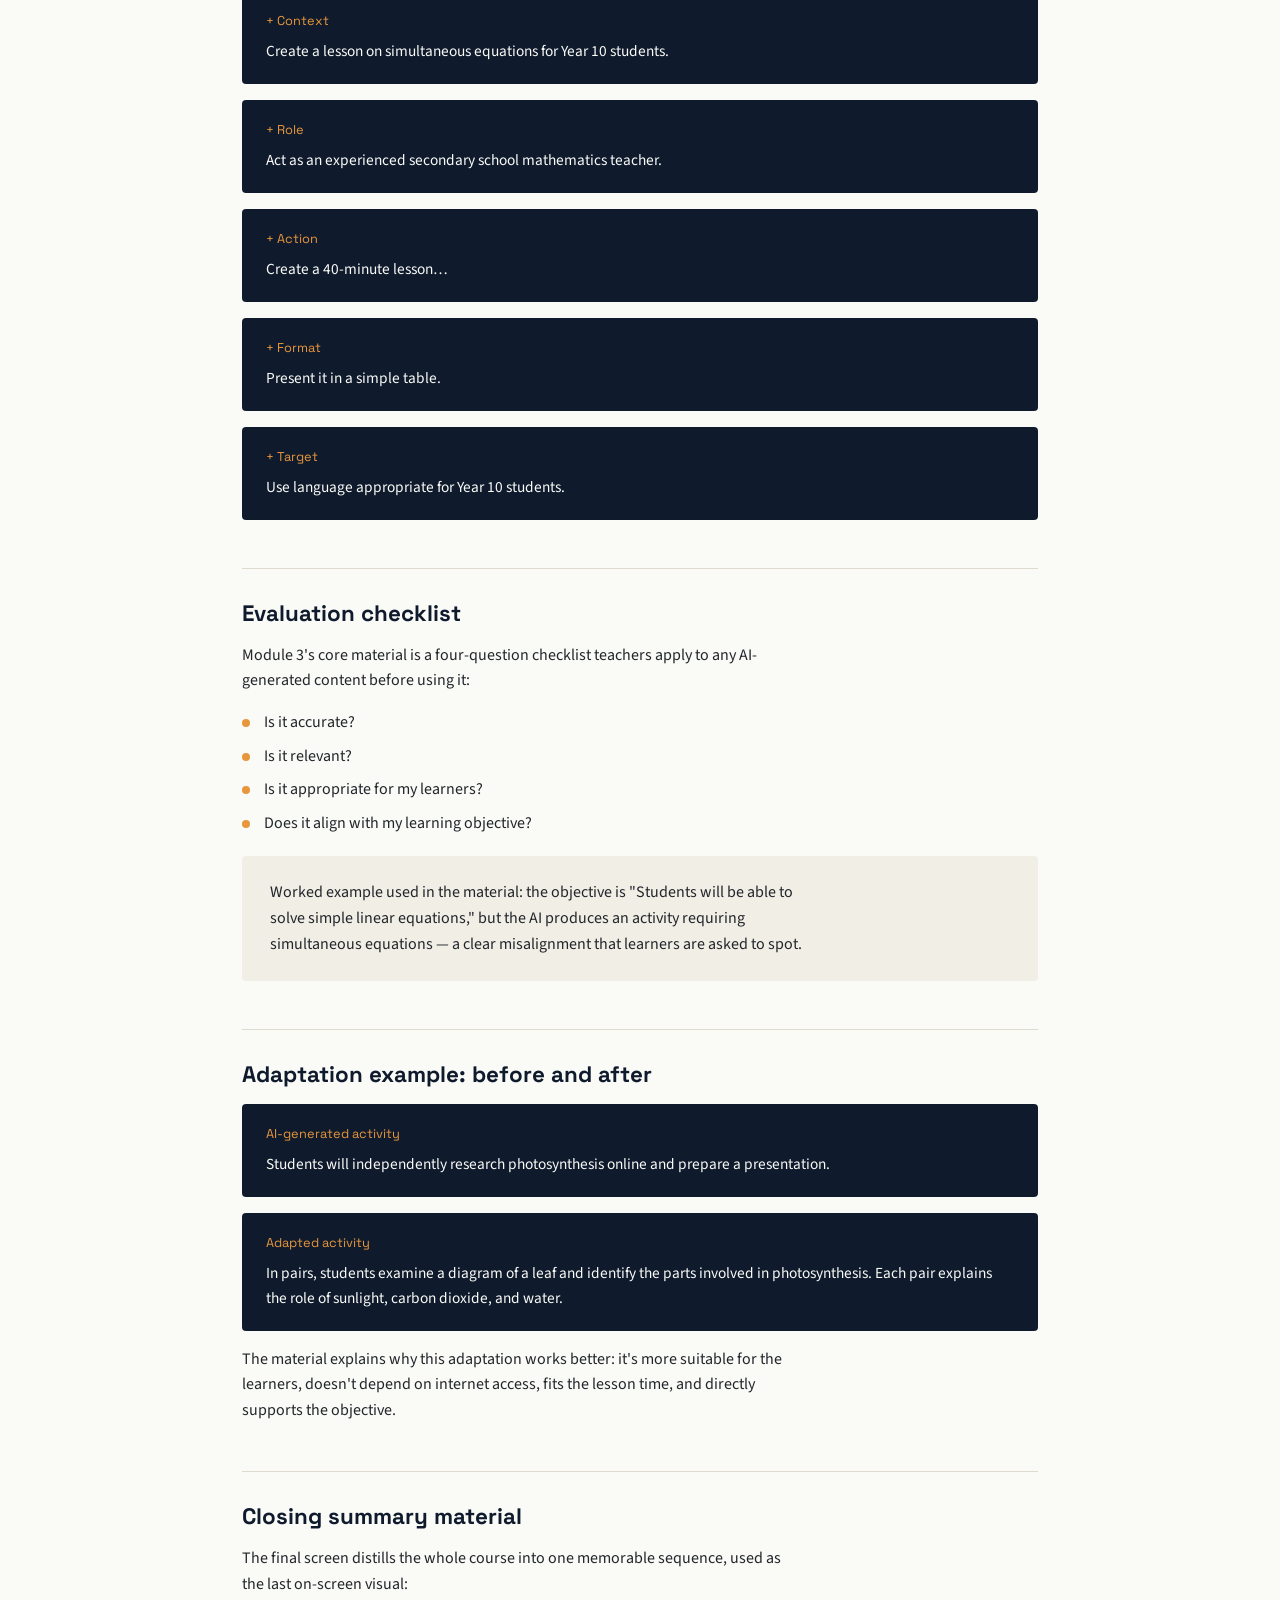
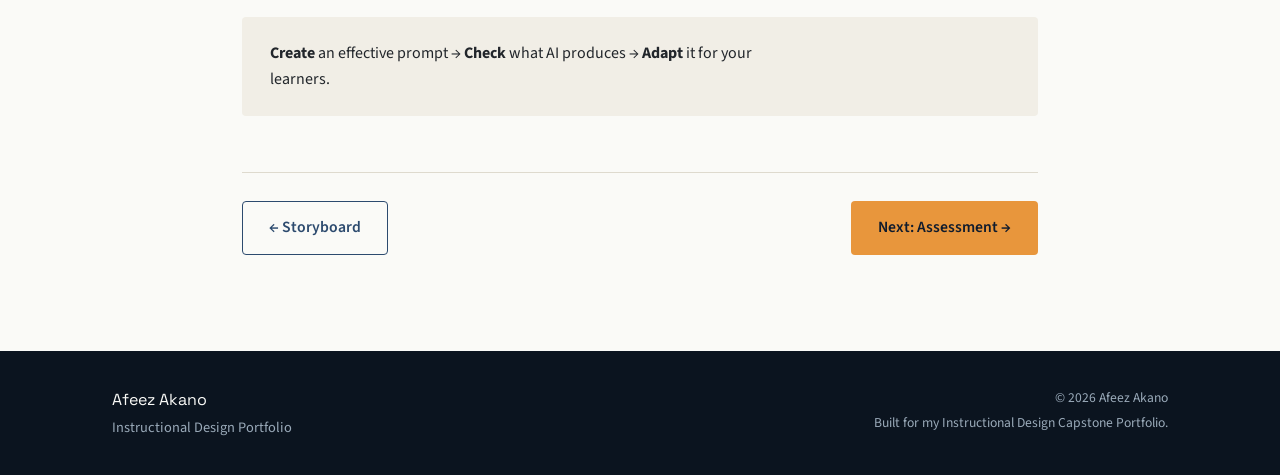
<file: learning-materials.html>
<!DOCTYPE html>
<html lang="en">
<head>
<meta charset="UTF-8">
<meta name="viewport" content="width=device-width, initial-scale=1.0">
<title>Learning Materials — Afeez Akano</title>
<meta name="description" content="Instructional materials developed for the capstone course: media strategy, prompting framework, and worked examples.">
<link rel="preconnect" href="https://fonts.googleapis.com">
<link rel="preconnect" href="https://fonts.gstatic.com" crossorigin>
<link href="https://fonts.googleapis.com/css2?family=Space+Grotesk:wght@400;500;600;700&family=Source+Sans+3:wght@400;500;600;700&display=swap" rel="stylesheet">
<link rel="stylesheet" href="./style.css">
<link rel="stylesheet" href="artifact.css">
</head>
<body>

<header class="artifact-page-header">
  <div class="section-inner">
    <a href="./index.html#artifacts" class="artifact-back">&larr; Back to portfolio</a>
    <p class="artifact-eyebrow">Artifact 4 — Development</p>
    <h1>Learning Materials</h1>
    <p class="artifact-dek">The instructional content, media, and worked examples developed to teach the CRAFT prompting framework and AI-evaluation skills.</p>
  </div>
</header>

<main class="artifact-body">
  <div class="section-inner">

    <h2>Media strategy</h2>
    <p>The course combines five kinds of media, each chosen for a specific instructional purpose:</p>
    <ul>
      <li><strong>Microsoft PowerPoint / Canva</strong> — course slides and visual design, presenting learning materials in a clear, attractive, and engaging way.</li>
      <li><strong>Screen recording</strong> — demonstrating an AI interaction, showing the steps involved in entering instructions, generating responses, and reviewing the results.</li>
      <li><strong>Text</strong> — key concepts, definitions, and step-by-step instructions, presented simply so learners can follow the lesson.</li>
      <li><strong>Icons / diagrams</strong> — simplifying complex concepts and illustrating relationships between ideas.</li>
      <li><strong>Short quiz / activity</strong> — helping learners practise the skills they've learned and test their understanding.</li>
    </ul>

    <h2>The CRAFT prompting framework</h2>
    <p>The core teaching material of Module 2 is a five-part framework for writing effective AI prompts:</p>
    <table class="data-table">
      <thead><tr><th>Letter</th><th>Element</th><th>Guiding question</th></tr></thead>
      <tbody>
        <tr><td><strong>C</strong></td><td>Context</td><td>What is the situation?</td></tr>
        <tr><td><strong>R</strong></td><td>Role</td><td>Who should AI act as?</td></tr>
        <tr><td><strong>A</strong></td><td>Action</td><td>What should AI do?</td></tr>
        <tr><td><strong>F</strong></td><td>Format</td><td>How should the response be presented?</td></tr>
        <tr><td><strong>T</strong></td><td>Target</td><td>Who is the content for?</td></tr>
      </tbody>
    </table>

    <h2>Worked example: building a prompt</h2>
    <p>Rather than presenting a finished prompt, the material builds it step by step so learners can see each CRAFT element being added:</p>
    <div class="prompt-block">
      <span class="prompt-label">Start</span>
      <p>Create a lesson.</p>
    </div>
    <div class="prompt-block">
      <span class="prompt-label">+ Context</span>
      <p>Create a lesson on simultaneous equations for Year 10 students.</p>
    </div>
    <div class="prompt-block">
      <span class="prompt-label">+ Role</span>
      <p>Act as an experienced secondary school mathematics teacher.</p>
    </div>
    <div class="prompt-block">
      <span class="prompt-label">+ Action</span>
      <p>Create a 40-minute lesson&hellip;</p>
    </div>
    <div class="prompt-block">
      <span class="prompt-label">+ Format</span>
      <p>Present it in a simple table.</p>
    </div>
    <div class="prompt-block">
      <span class="prompt-label">+ Target</span>
      <p>Use language appropriate for Year 10 students.</p>
    </div>

    <h2>Evaluation checklist</h2>
    <p>Module 3's core material is a four-question checklist teachers apply to any AI-generated content before using it:</p>
    <ul>
      <li>Is it accurate?</li>
      <li>Is it relevant?</li>
      <li>Is it appropriate for my learners?</li>
      <li>Does it align with my learning objective?</li>
    </ul>
    <div class="info-card">
      <p>Worked example used in the material: the objective is "Students will be able to solve simple linear
      equations," but the AI produces an activity requiring simultaneous equations — a clear misalignment that
      learners are asked to spot.</p>
    </div>

    <h2>Adaptation example: before and after</h2>
    <div class="prompt-block">
      <span class="prompt-label">AI-generated activity</span>
      <p>Students will independently research photosynthesis online and prepare a presentation.</p>
    </div>
    <div class="prompt-block">
      <span class="prompt-label">Adapted activity</span>
      <p>In pairs, students examine a diagram of a leaf and identify the parts involved in photosynthesis. Each pair explains the role of sunlight, carbon dioxide, and water.</p>
    </div>
    <p>The material explains why this adaptation works better: it's more suitable for the learners, doesn't depend
    on internet access, fits the lesson time, and directly supports the objective.</p>

    <h2>Closing summary material</h2>
    <p>The final screen distills the whole course into one memorable sequence, used as the last on-screen visual:</p>
    <div class="info-card">
      <p><strong>Create</strong> an effective prompt &rarr; <strong>Check</strong> what AI produces &rarr;
      <strong>Adapt</strong> it for your learners.</p>
    </div>

    <div class="artifact-nav-footer">
      <a href="storyboard.html" class="btn btn-outline">&larr; Storyboard</a>
      <a href="assessment.html" class="btn btn-primary">Next: Assessment &rarr;</a>
    </div>

  </div>
</main>

<footer class="site-footer">
  <div class="section-inner footer-inner">
    <div>
      <p class="footer-name">Afeez Akano</p>
      <p class="footer-tagline">Instructional Design Portfolio</p>
    </div>
    <div class="footer-meta">
      <p>&copy; 2026 Afeez Akano</p>
      <p>Built for my Instructional Design Capstone Portfolio.</p>
    </div>
  </div>
</footer>

</body>
</html>
</file>
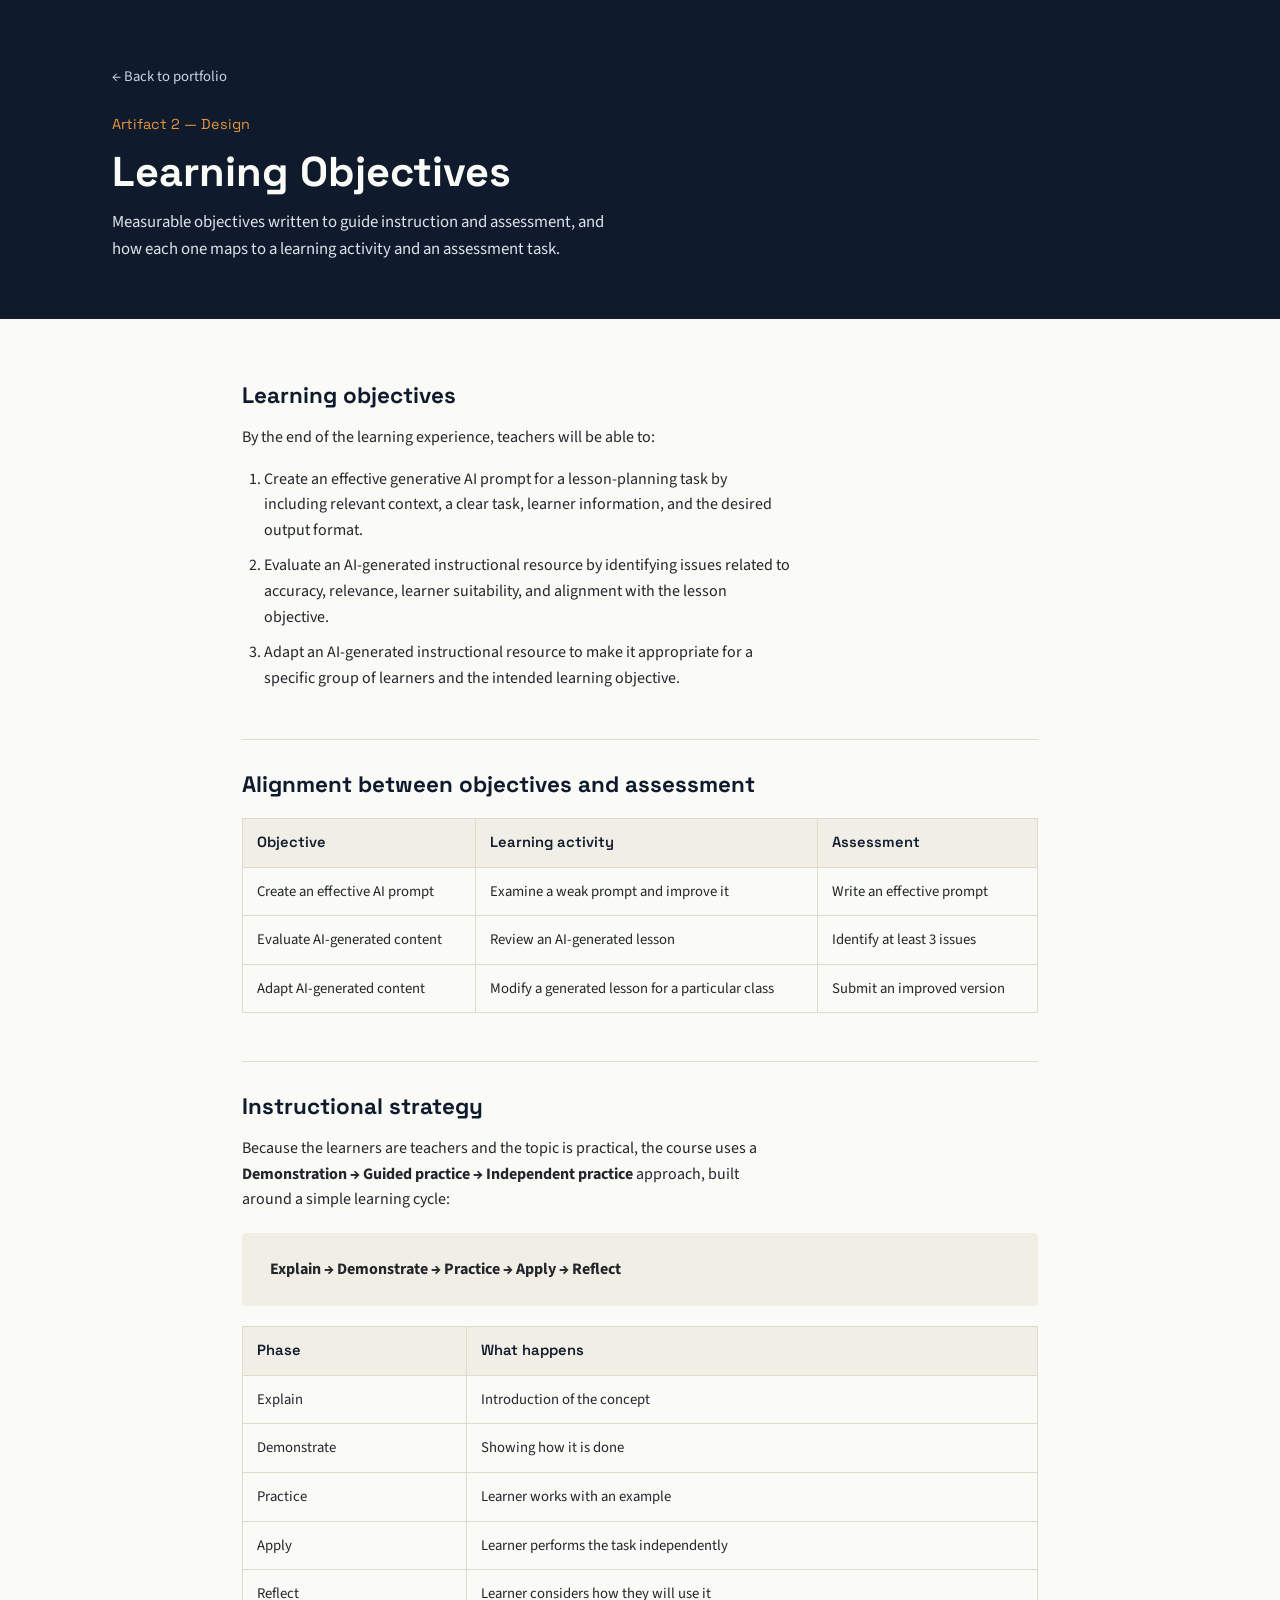
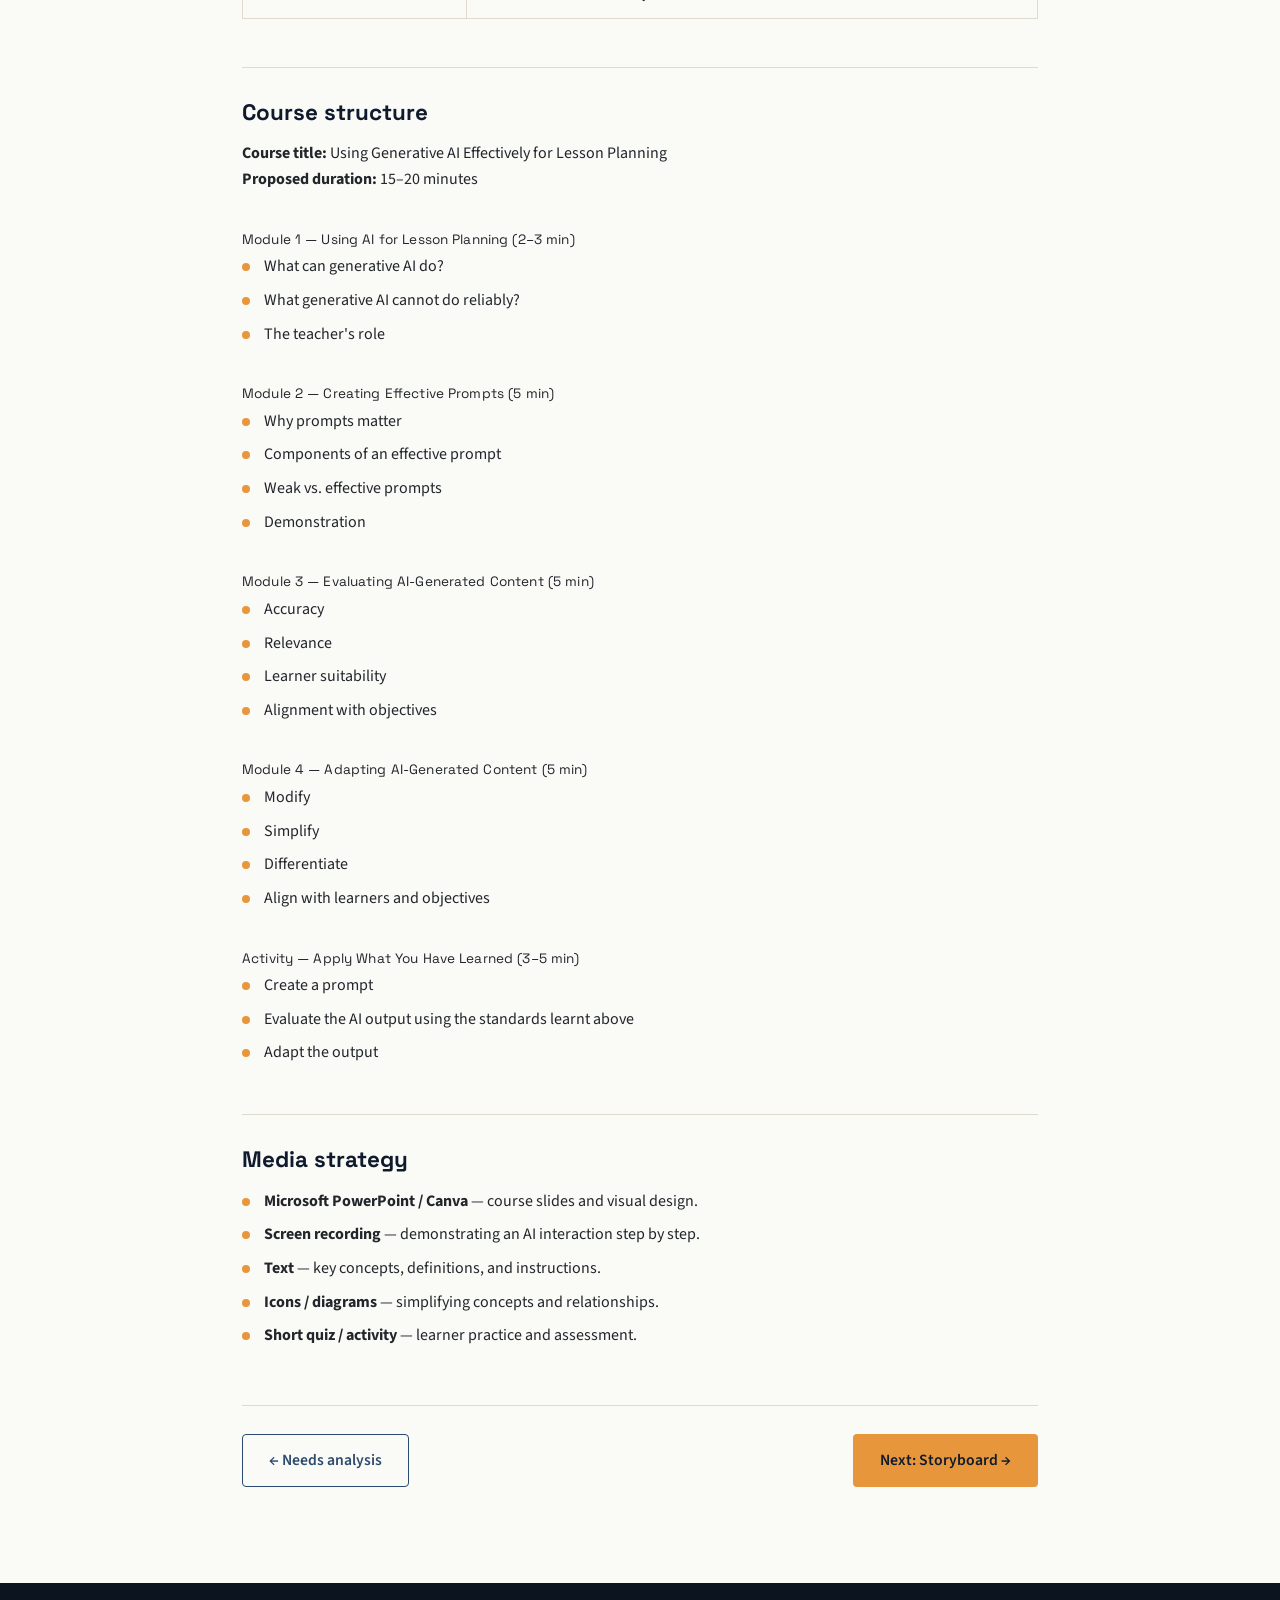
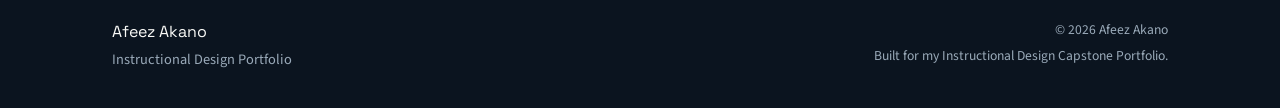
<file: learning-objectives.html>
<!DOCTYPE html>
<html lang="en">
<head>
<meta charset="UTF-8">
<meta name="viewport" content="width=device-width, initial-scale=1.0">
<title>Learning Objectives — Afeez Akano</title>
<meta name="description" content="Learning objectives, activity, and assessment alignment for the capstone course on using generative AI for lesson planning.">
<link rel="preconnect" href="https://fonts.googleapis.com">
<link rel="preconnect" href="https://fonts.gstatic.com" crossorigin>
<link href="https://fonts.googleapis.com/css2?family=Space+Grotesk:wght@400;500;600;700&family=Source+Sans+3:wght@400;500;600;700&display=swap" rel="stylesheet">
<link rel="stylesheet" href="./style.css">
<link rel="stylesheet" href="artifact.css">
</head>
<body>

<header class="artifact-page-header">
  <div class="section-inner">
    <a href="./index.html#artifacts" class="artifact-back">&larr; Back to portfolio</a>
    <p class="artifact-eyebrow">Artifact 2 — Design</p>
    <h1>Learning Objectives</h1>
    <p class="artifact-dek">Measurable objectives written to guide instruction and assessment, and how each one maps to a learning activity and an assessment task.</p>
  </div>
</header>

<main class="artifact-body">
  <div class="section-inner">

    <h2>Learning objectives</h2>
    <p>By the end of the learning experience, teachers will be able to:</p>
    <ol>
      <li>Create an effective generative AI prompt for a lesson-planning task by including relevant context, a clear
      task, learner information, and the desired output format.</li>
      <li>Evaluate an AI-generated instructional resource by identifying issues related to accuracy, relevance,
      learner suitability, and alignment with the lesson objective.</li>
      <li>Adapt an AI-generated instructional resource to make it appropriate for a specific group of learners and
      the intended learning objective.</li>
    </ol>

    <h2>Alignment between objectives and assessment</h2>
    <table class="data-table">
      <thead>
        <tr>
          <th>Objective</th>
          <th>Learning activity</th>
          <th>Assessment</th>
        </tr>
      </thead>
      <tbody>
        <tr>
          <td>Create an effective AI prompt</td>
          <td>Examine a weak prompt and improve it</td>
          <td>Write an effective prompt</td>
        </tr>
        <tr>
          <td>Evaluate AI-generated content</td>
          <td>Review an AI-generated lesson</td>
          <td>Identify at least 3 issues</td>
        </tr>
        <tr>
          <td>Adapt AI-generated content</td>
          <td>Modify a generated lesson for a particular class</td>
          <td>Submit an improved version</td>
        </tr>
      </tbody>
    </table>

    <h2>Instructional strategy</h2>
    <p>
      Because the learners are teachers and the topic is practical, the course uses a
      <strong>Demonstration &rarr; Guided practice &rarr; Independent practice</strong> approach, built around a
      simple learning cycle:
    </p>
    <div class="info-card">
      <p><strong>Explain &rarr; Demonstrate &rarr; Practice &rarr; Apply &rarr; Reflect</strong></p>
    </div>

    <table class="data-table">
      <thead>
        <tr><th>Phase</th><th>What happens</th></tr>
      </thead>
      <tbody>
        <tr><td>Explain</td><td>Introduction of the concept</td></tr>
        <tr><td>Demonstrate</td><td>Showing how it is done</td></tr>
        <tr><td>Practice</td><td>Learner works with an example</td></tr>
        <tr><td>Apply</td><td>Learner performs the task independently</td></tr>
        <tr><td>Reflect</td><td>Learner considers how they will use it</td></tr>
      </tbody>
    </table>

    <h2>Course structure</h2>
    <p><strong>Course title:</strong> Using Generative AI Effectively for Lesson Planning<br>
    <strong>Proposed duration:</strong> 15–20 minutes</p>

    <p class="module-heading">Module 1 — Using AI for Lesson Planning (2–3 min)</p>
    <ul>
      <li>What can generative AI do?</li>
      <li>What generative AI cannot do reliably?</li>
      <li>The teacher's role</li>
    </ul>

    <p class="module-heading">Module 2 — Creating Effective Prompts (5 min)</p>
    <ul>
      <li>Why prompts matter</li>
      <li>Components of an effective prompt</li>
      <li>Weak vs. effective prompts</li>
      <li>Demonstration</li>
    </ul>

    <p class="module-heading">Module 3 — Evaluating AI-Generated Content (5 min)</p>
    <ul>
      <li>Accuracy</li>
      <li>Relevance</li>
      <li>Learner suitability</li>
      <li>Alignment with objectives</li>
    </ul>

    <p class="module-heading">Module 4 — Adapting AI-Generated Content (5 min)</p>
    <ul>
      <li>Modify</li>
      <li>Simplify</li>
      <li>Differentiate</li>
      <li>Align with learners and objectives</li>
    </ul>

    <p class="module-heading">Activity — Apply What You Have Learned (3–5 min)</p>
    <ul>
      <li>Create a prompt</li>
      <li>Evaluate the AI output using the standards learnt above</li>
      <li>Adapt the output</li>
    </ul>

    <h2>Media strategy</h2>
    <ul>
      <li><strong>Microsoft PowerPoint / Canva</strong> — course slides and visual design.</li>
      <li><strong>Screen recording</strong> — demonstrating an AI interaction step by step.</li>
      <li><strong>Text</strong> — key concepts, definitions, and instructions.</li>
      <li><strong>Icons / diagrams</strong> — simplifying concepts and relationships.</li>
      <li><strong>Short quiz / activity</strong> — learner practice and assessment.</li>
    </ul>

    <div class="artifact-nav-footer">
      <a href="needs-analysis.html" class="btn btn-outline">&larr; Needs analysis</a>
      <a href="storyboard.html" class="btn btn-primary">Next: Storyboard &rarr;</a>
    </div>

  </div>
</main>

<footer class="site-footer">
  <div class="section-inner footer-inner">
    <div>
      <p class="footer-name">Afeez Akano</p>
      <p class="footer-tagline">Instructional Design Portfolio</p>
    </div>
    <div class="footer-meta">
      <p>&copy; 2026 Afeez Akano</p>
      <p>Built for my Instructional Design Capstone Portfolio.</p>
    </div>
  </div>
</footer>

</body>
</html>
</file>
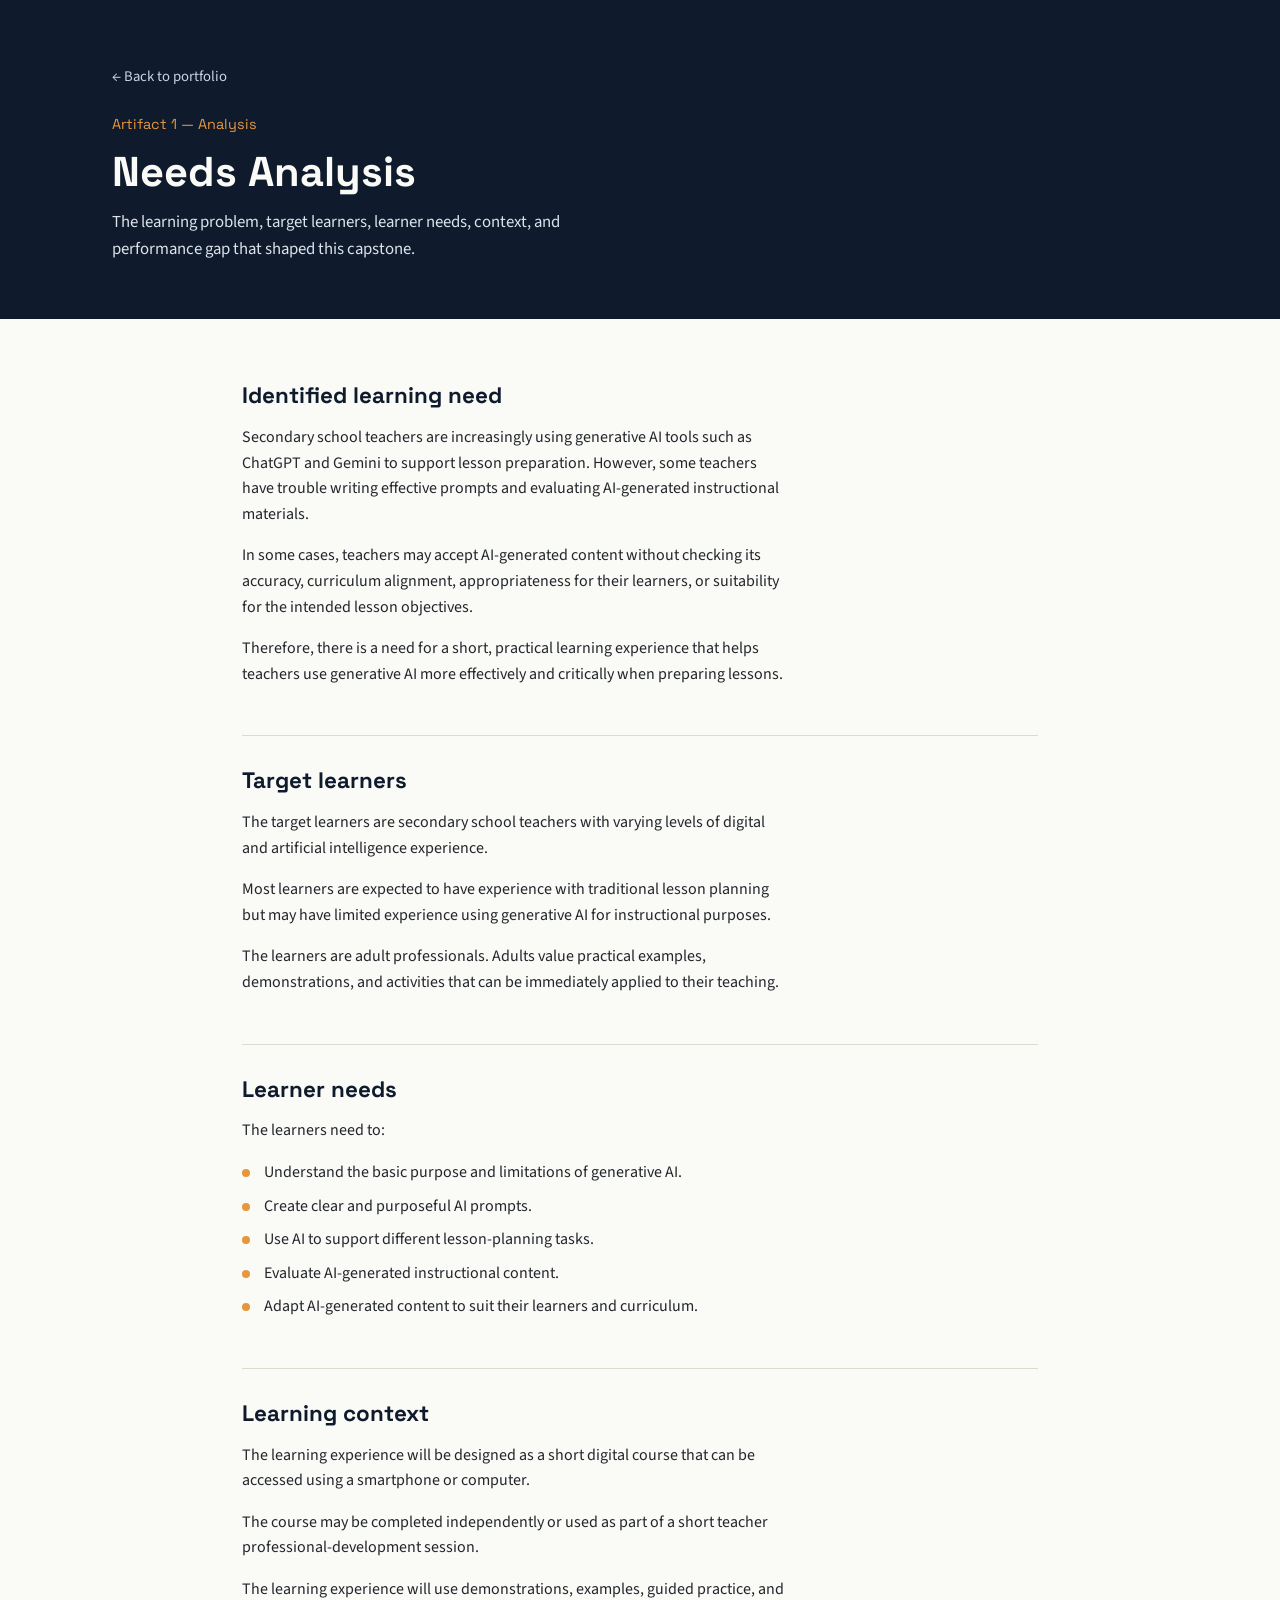
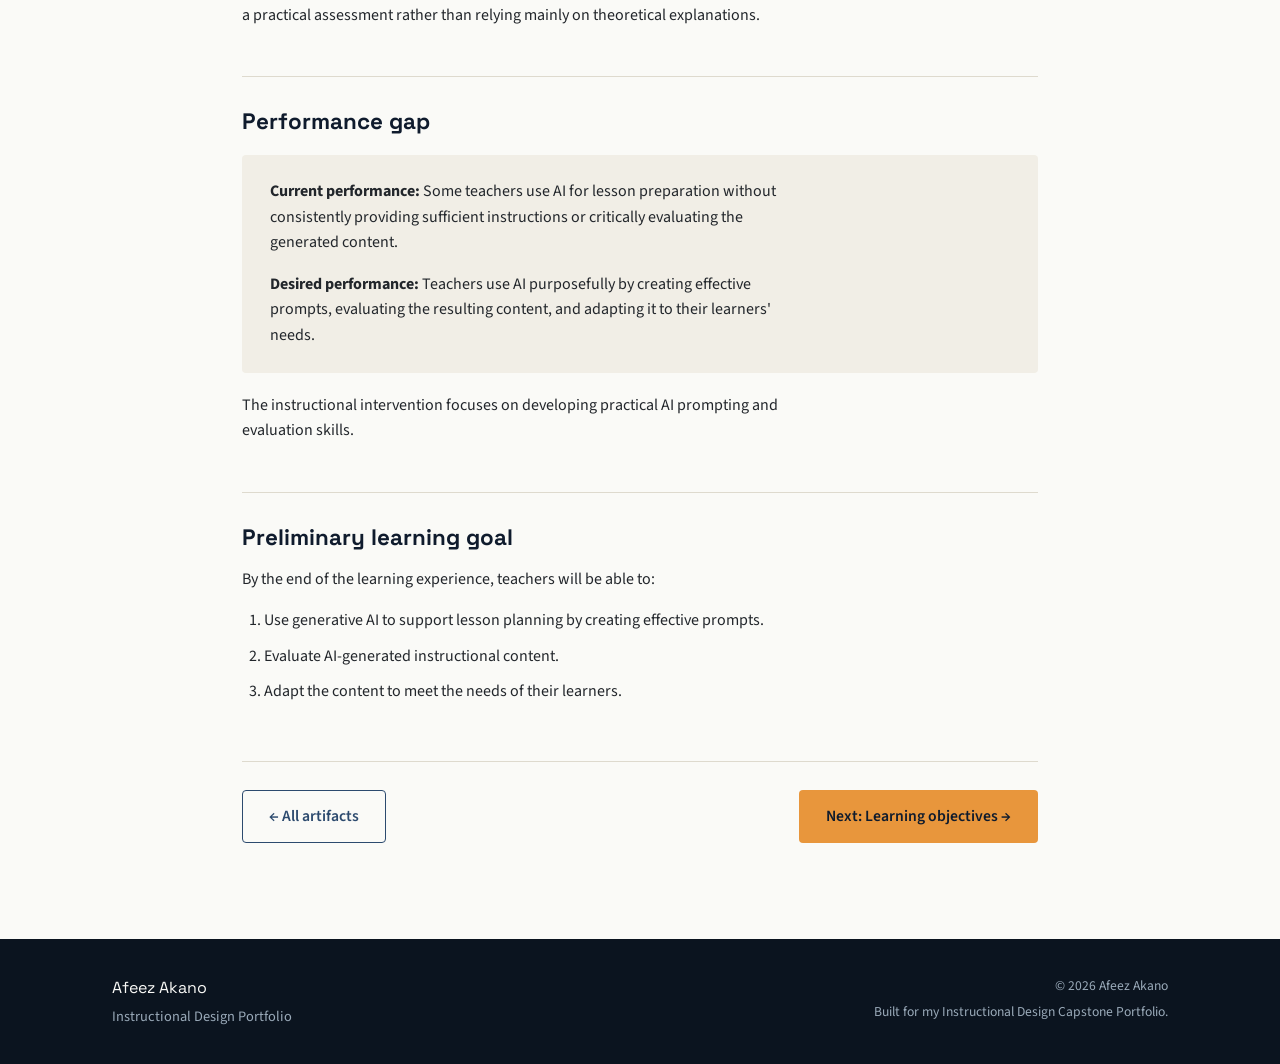
<file: needs-analysis.html>
<!DOCTYPE html>
<html lang="en">
<head>
<meta charset="UTF-8">
<meta name="viewport" content="width=device-width, initial-scale=1.0">
<title>Needs Analysis — Afeez Akano</title>
<meta name="description" content="Needs analysis for the capstone: teachers using generative AI for lesson planning.">
<link rel="preconnect" href="https://fonts.googleapis.com">
<link rel="preconnect" href="https://fonts.gstatic.com" crossorigin>
<link href="https://fonts.googleapis.com/css2?family=Space+Grotesk:wght@400;500;600;700&family=Source+Sans+3:wght@400;500;600;700&display=swap" rel="stylesheet">
<link rel="stylesheet" href="./style.css">
<link rel="stylesheet" href="artifact.css">
</head>
<body>

<header class="artifact-page-header">
  <div class="section-inner">
    <a href="./index.html#artifacts" class="artifact-back">&larr; Back to portfolio</a>
    <p class="artifact-eyebrow">Artifact 1 — Analysis</p>
    <h1>Needs Analysis</h1>
    <p class="artifact-dek">The learning problem, target learners, learner needs, context, and performance gap that shaped this capstone.</p>
  </div>
</header>

<main class="artifact-body">
  <div class="section-inner">

    <h2>Identified learning need</h2>
    <p>
      Secondary school teachers are increasingly using generative AI tools such as ChatGPT and Gemini to support
      lesson preparation. However, some teachers have trouble writing effective prompts and evaluating
      AI-generated instructional materials.
    </p>
    <p>
      In some cases, teachers may accept AI-generated content without checking its accuracy, curriculum alignment,
      appropriateness for their learners, or suitability for the intended lesson objectives.
    </p>
    <p>
      Therefore, there is a need for a short, practical learning experience that helps teachers use generative AI
      more effectively and critically when preparing lessons.
    </p>

    <h2>Target learners</h2>
    <p>
      The target learners are secondary school teachers with varying levels of digital and artificial intelligence
      experience.
    </p>
    <p>
      Most learners are expected to have experience with traditional lesson planning but may have limited experience
      using generative AI for instructional purposes.
    </p>
    <p>
      The learners are adult professionals. Adults value practical examples, demonstrations, and activities that can
      be immediately applied to their teaching.
    </p>

    <h2>Learner needs</h2>
    <p>The learners need to:</p>
    <ul>
      <li>Understand the basic purpose and limitations of generative AI.</li>
      <li>Create clear and purposeful AI prompts.</li>
      <li>Use AI to support different lesson-planning tasks.</li>
      <li>Evaluate AI-generated instructional content.</li>
      <li>Adapt AI-generated content to suit their learners and curriculum.</li>
    </ul>

    <h2>Learning context</h2>
    <p>
      The learning experience will be designed as a short digital course that can be accessed using a smartphone or
      computer.
    </p>
    <p>
      The course may be completed independently or used as part of a short teacher professional-development
      session.
    </p>
    <p>
      The learning experience will use demonstrations, examples, guided practice, and a practical assessment rather
      than relying mainly on theoretical explanations.
    </p>

    <h2>Performance gap</h2>
    <div class="info-card">
      <p><strong>Current performance:</strong> Some teachers use AI for lesson preparation without consistently
      providing sufficient instructions or critically evaluating the generated content.</p>
      <p><strong>Desired performance:</strong> Teachers use AI purposefully by creating effective prompts, evaluating
      the resulting content, and adapting it to their learners' needs.</p>
    </div>
    <p>The instructional intervention focuses on developing practical AI prompting and evaluation skills.</p>

    <h2>Preliminary learning goal</h2>
    <p>By the end of the learning experience, teachers will be able to:</p>
    <ol>
      <li>Use generative AI to support lesson planning by creating effective prompts.</li>
      <li>Evaluate AI-generated instructional content.</li>
      <li>Adapt the content to meet the needs of their learners.</li>
    </ol>

    <div class="artifact-nav-footer">
      <a href="../index.html#artifacts" class="btn btn-outline">&larr; All artifacts</a>
      <a href="learning-objectives.html" class="btn btn-primary">Next: Learning objectives &rarr;</a>
    </div>

  </div>
</main>

<footer class="site-footer">
  <div class="section-inner footer-inner">
    <div>
      <p class="footer-name">Afeez Akano</p>
      <p class="footer-tagline">Instructional Design Portfolio</p>
    </div>
    <div class="footer-meta">
      <p>&copy; 2026 Afeez Akano</p>
      <p>Built for my Instructional Design Capstone Portfolio.</p>
    </div>
  </div>
</footer>

</body>
</html>
</file>
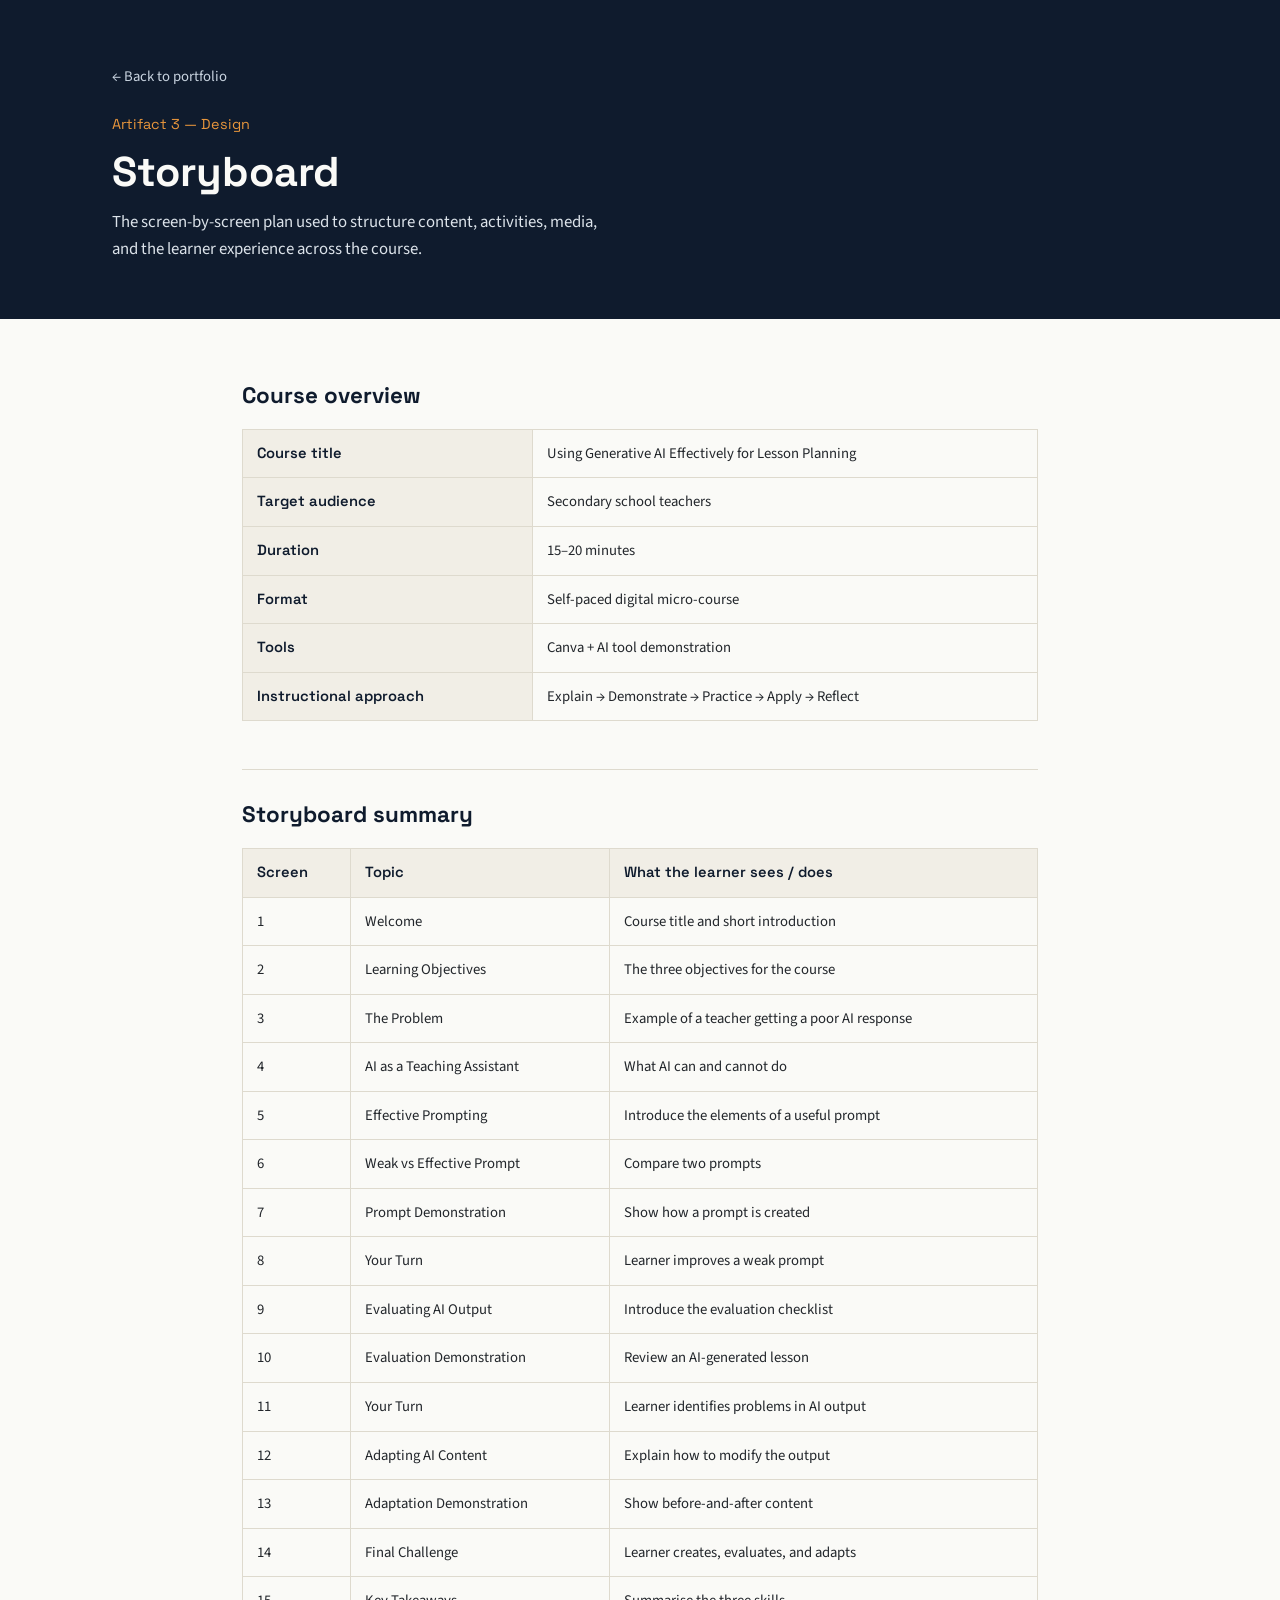
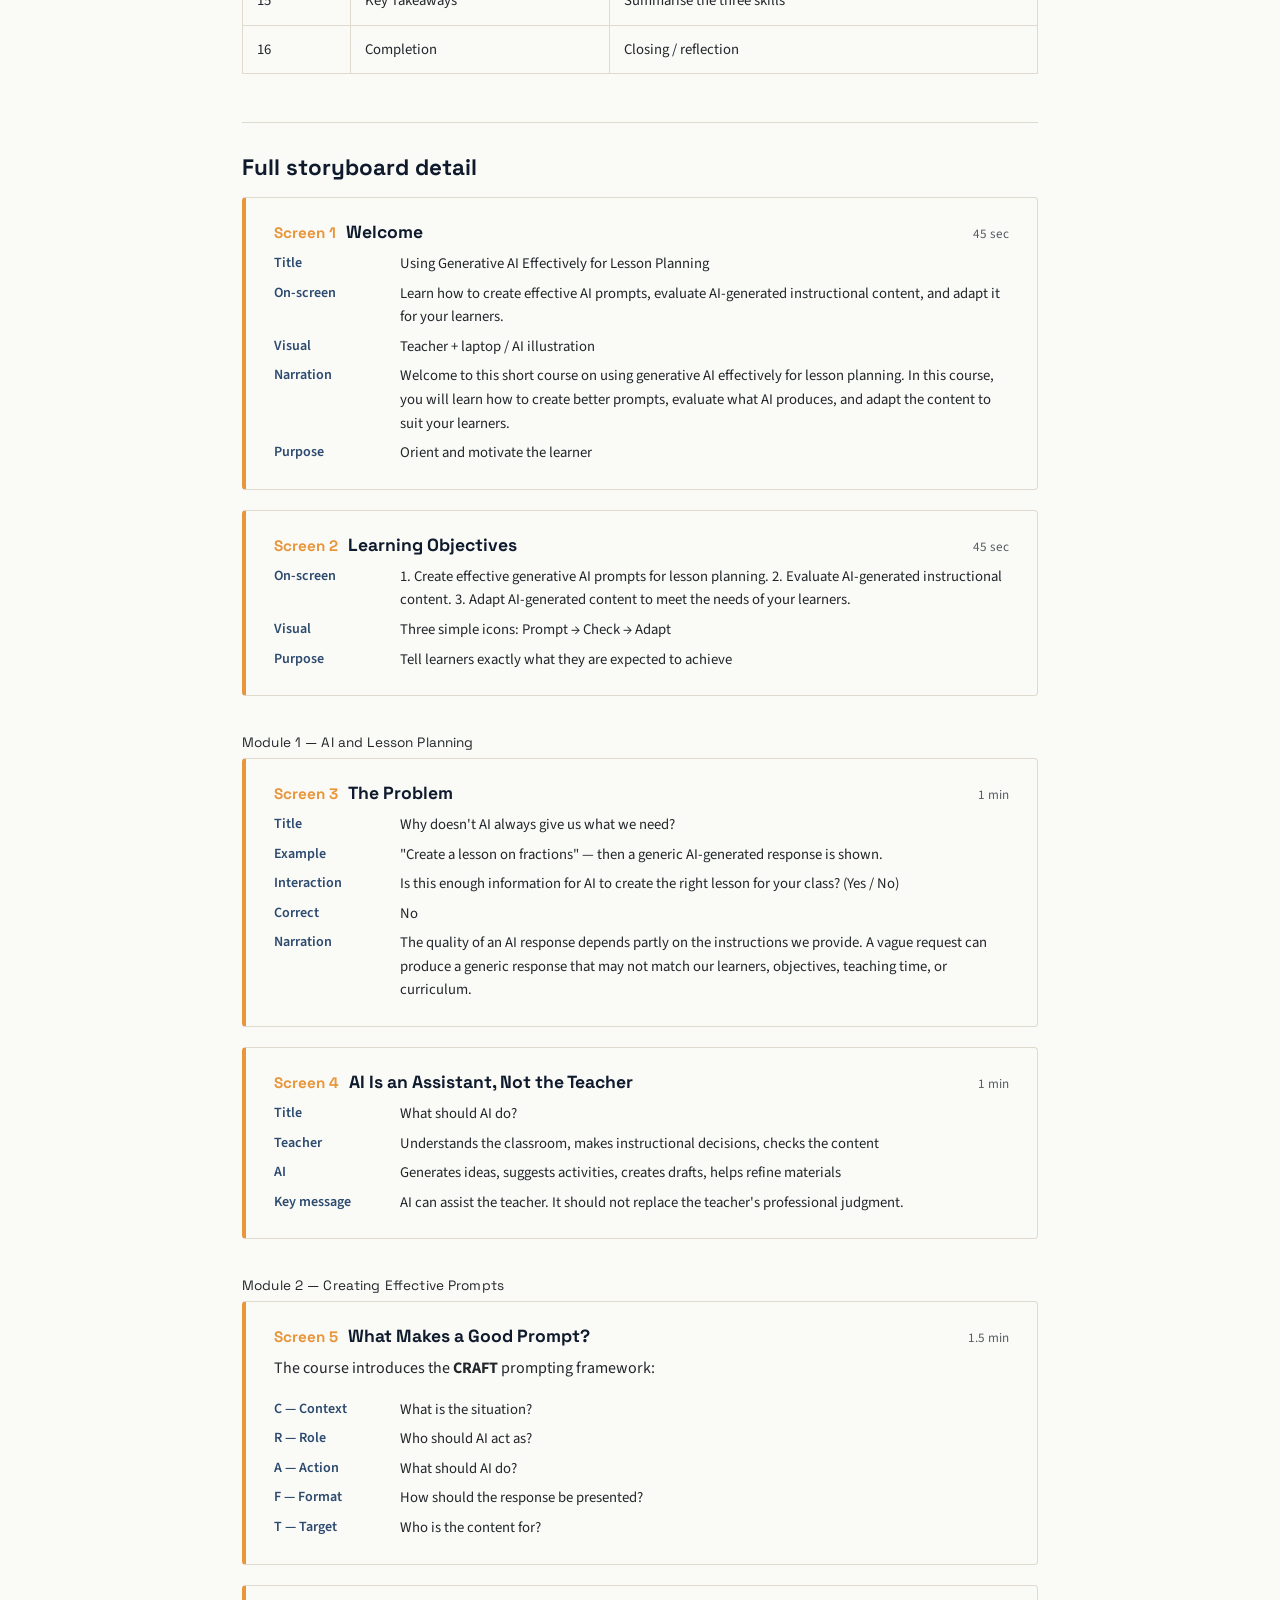
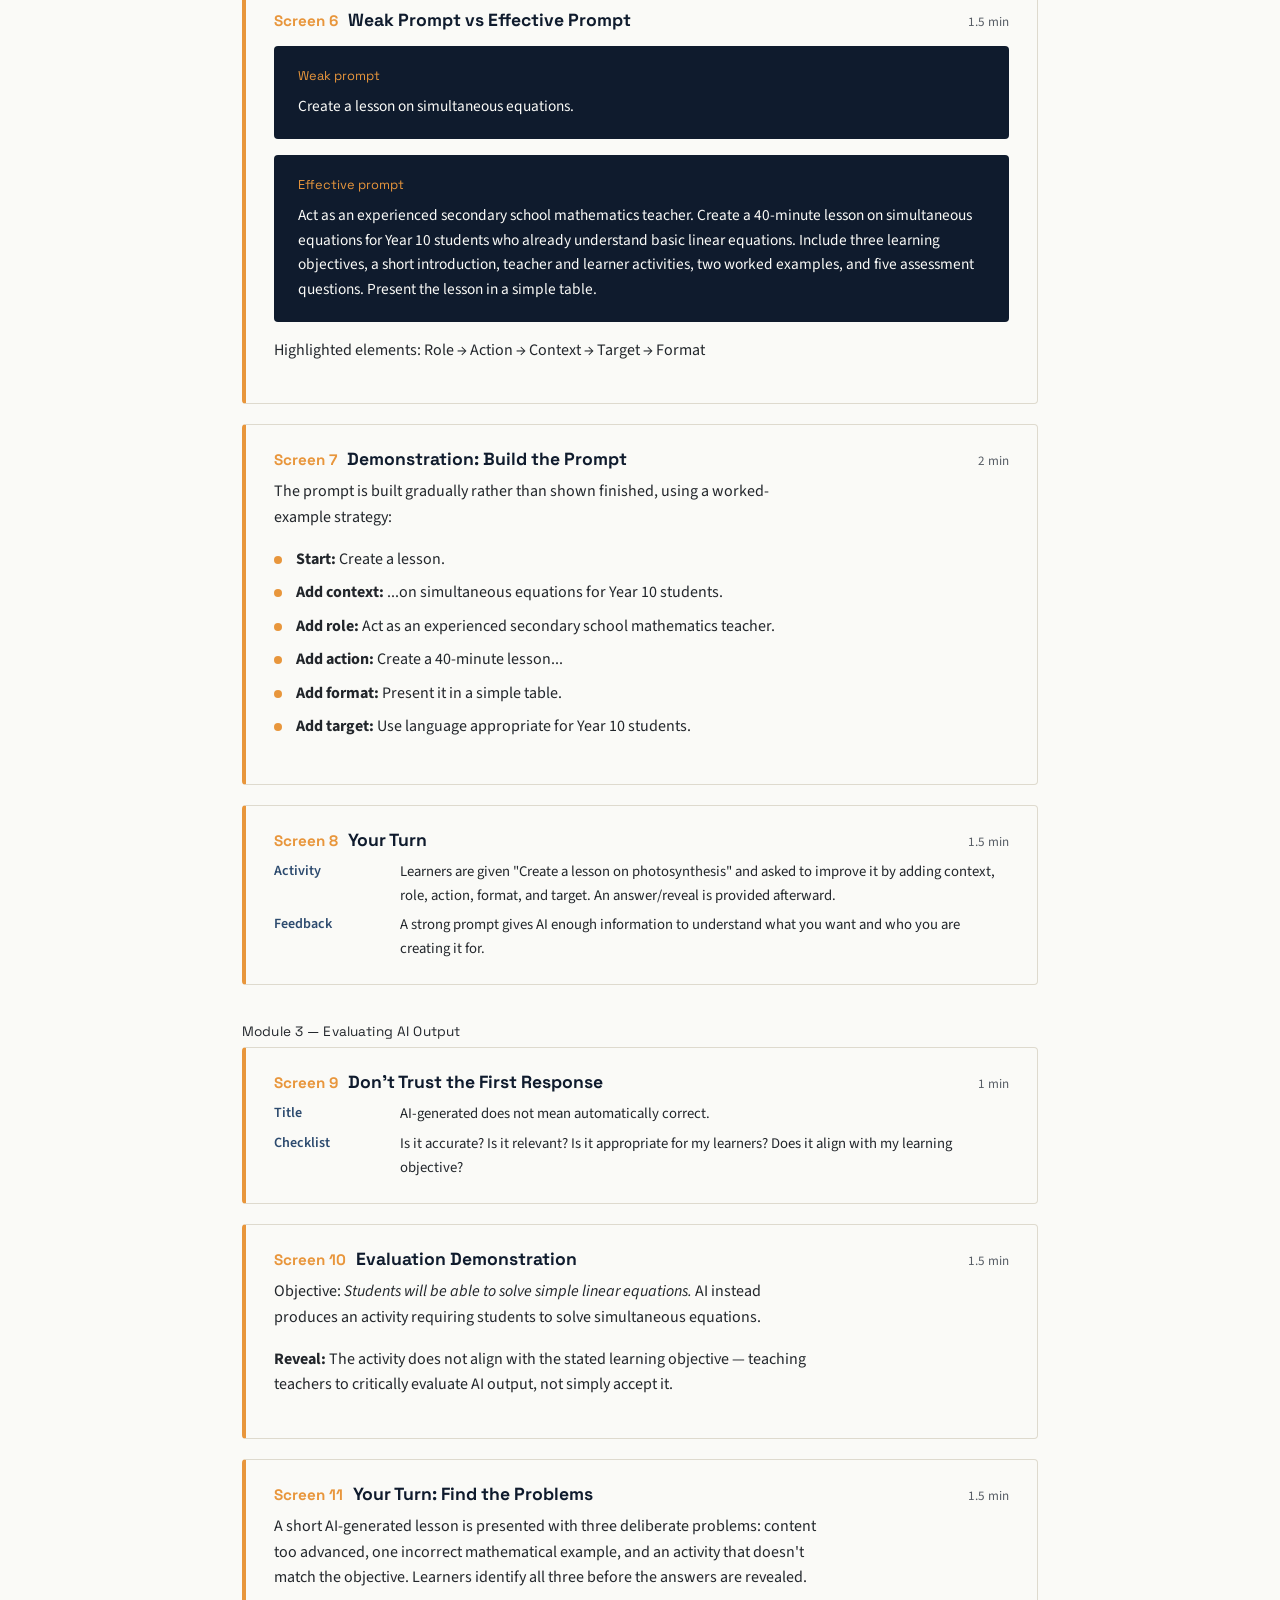
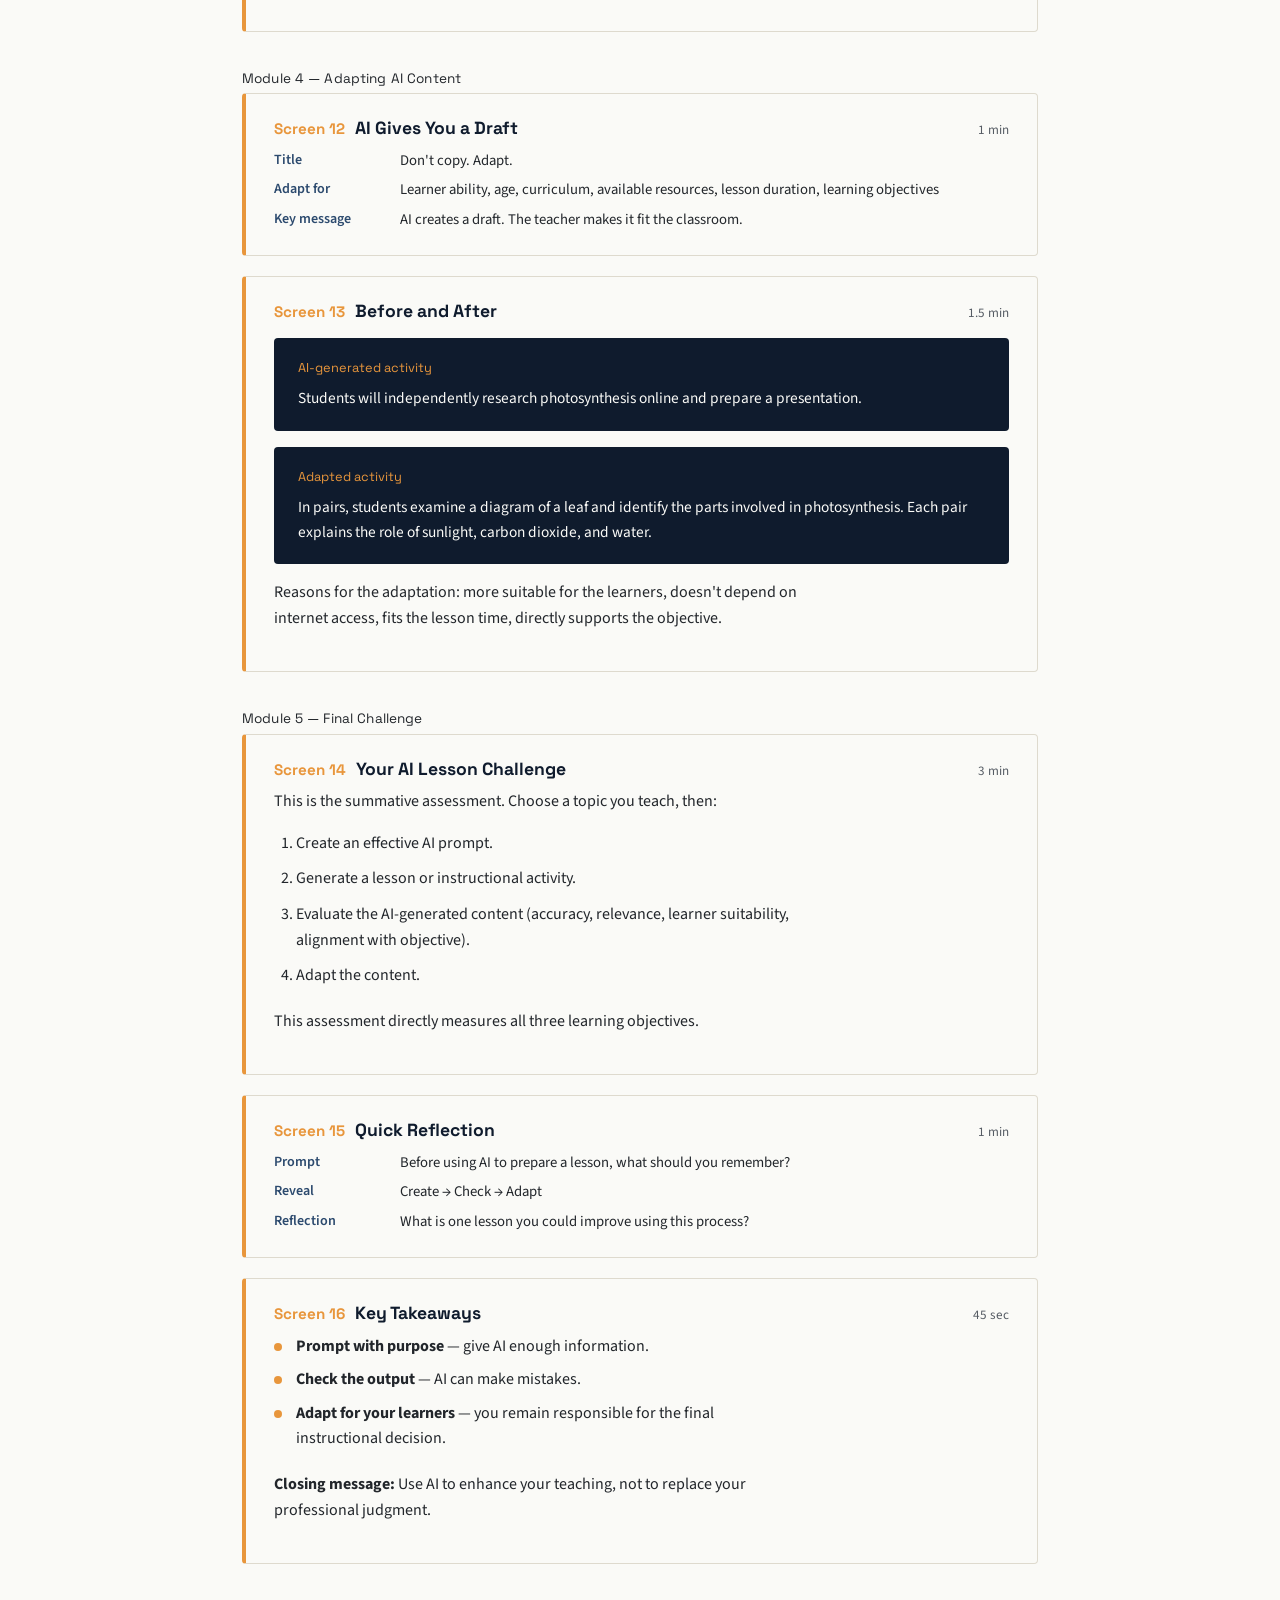
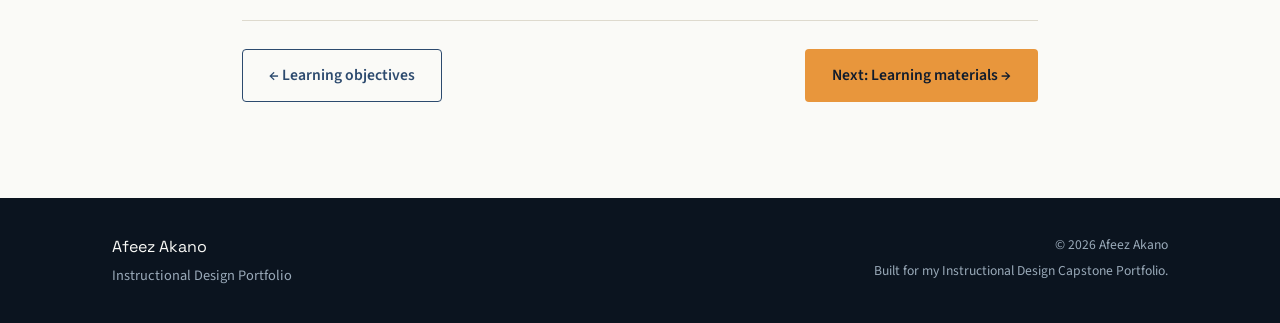
<file: storyboard.html>
<!DOCTYPE html>
<html lang="en">
<head>
<meta charset="UTF-8">
<meta name="viewport" content="width=device-width, initial-scale=1.0">
<title>Storyboard — Afeez Akano</title>
<meta name="description" content="Full screen-by-screen storyboard for the capstone micro-course on using generative AI for lesson planning.">
<link rel="preconnect" href="https://fonts.googleapis.com">
<link rel="preconnect" href="https://fonts.gstatic.com" crossorigin>
<link href="https://fonts.googleapis.com/css2?family=Space+Grotesk:wght@400;500;600;700&family=Source+Sans+3:wght@400;500;600;700&display=swap" rel="stylesheet">
<link rel="stylesheet" href="../style.css">
<link rel="stylesheet" href="artifact.css">
</head>
<body>

<header class="artifact-page-header">
  <div class="section-inner">
    <a href="./index.html#artifacts" class="artifact-back">&larr; Back to portfolio</a>
    <p class="artifact-eyebrow">Artifact 3 — Design</p>
    <h1>Storyboard</h1>
    <p class="artifact-dek">The screen-by-screen plan used to structure content, activities, media, and the learner experience across the course.</p>
  </div>
</header>

<main class="artifact-body">
  <div class="section-inner">

    <h2>Course overview</h2>
    <table class="data-table">
      <tbody>
        <tr><th>Course title</th><td>Using Generative AI Effectively for Lesson Planning</td></tr>
        <tr><th>Target audience</th><td>Secondary school teachers</td></tr>
        <tr><th>Duration</th><td>15–20 minutes</td></tr>
        <tr><th>Format</th><td>Self-paced digital micro-course</td></tr>
        <tr><th>Tools</th><td>Canva + AI tool demonstration</td></tr>
        <tr><th>Instructional approach</th><td>Explain &rarr; Demonstrate &rarr; Practice &rarr; Apply &rarr; Reflect</td></tr>
      </tbody>
    </table>

    <h2>Storyboard summary</h2>
    <table class="data-table">
      <thead><tr><th>Screen</th><th>Topic</th><th>What the learner sees / does</th></tr></thead>
      <tbody>
        <tr><td>1</td><td>Welcome</td><td>Course title and short introduction</td></tr>
        <tr><td>2</td><td>Learning Objectives</td><td>The three objectives for the course</td></tr>
        <tr><td>3</td><td>The Problem</td><td>Example of a teacher getting a poor AI response</td></tr>
        <tr><td>4</td><td>AI as a Teaching Assistant</td><td>What AI can and cannot do</td></tr>
        <tr><td>5</td><td>Effective Prompting</td><td>Introduce the elements of a useful prompt</td></tr>
        <tr><td>6</td><td>Weak vs Effective Prompt</td><td>Compare two prompts</td></tr>
        <tr><td>7</td><td>Prompt Demonstration</td><td>Show how a prompt is created</td></tr>
        <tr><td>8</td><td>Your Turn</td><td>Learner improves a weak prompt</td></tr>
        <tr><td>9</td><td>Evaluating AI Output</td><td>Introduce the evaluation checklist</td></tr>
        <tr><td>10</td><td>Evaluation Demonstration</td><td>Review an AI-generated lesson</td></tr>
        <tr><td>11</td><td>Your Turn</td><td>Learner identifies problems in AI output</td></tr>
        <tr><td>12</td><td>Adapting AI Content</td><td>Explain how to modify the output</td></tr>
        <tr><td>13</td><td>Adaptation Demonstration</td><td>Show before-and-after content</td></tr>
        <tr><td>14</td><td>Final Challenge</td><td>Learner creates, evaluates, and adapts</td></tr>
        <tr><td>15</td><td>Key Takeaways</td><td>Summarise the three skills</td></tr>
        <tr><td>16</td><td>Completion</td><td>Closing / reflection</td></tr>
      </tbody>
    </table>

    <h2>Full storyboard detail</h2>

    <div class="storyboard-screen">
      <h3><span class="screen-number">Screen 1</span> Welcome <span class="screen-time">45 sec</span></h3>
      <dl>
        <dt>Title</dt><dd>Using Generative AI Effectively for Lesson Planning</dd>
        <dt>On-screen</dt><dd>Learn how to create effective AI prompts, evaluate AI-generated instructional content, and adapt it for your learners.</dd>
        <dt>Visual</dt><dd>Teacher + laptop / AI illustration</dd>
        <dt>Narration</dt><dd>Welcome to this short course on using generative AI effectively for lesson planning. In this course, you will learn how to create better prompts, evaluate what AI produces, and adapt the content to suit your learners.</dd>
        <dt>Purpose</dt><dd>Orient and motivate the learner</dd>
      </dl>
    </div>

    <div class="storyboard-screen">
      <h3><span class="screen-number">Screen 2</span> Learning Objectives <span class="screen-time">45 sec</span></h3>
      <dl>
        <dt>On-screen</dt><dd>1. Create effective generative AI prompts for lesson planning. 2. Evaluate AI-generated instructional content. 3. Adapt AI-generated content to meet the needs of your learners.</dd>
        <dt>Visual</dt><dd>Three simple icons: Prompt &rarr; Check &rarr; Adapt</dd>
        <dt>Purpose</dt><dd>Tell learners exactly what they are expected to achieve</dd>
      </dl>
    </div>

    <p class="module-heading">Module 1 — AI and Lesson Planning</p>

    <div class="storyboard-screen">
      <h3><span class="screen-number">Screen 3</span> The Problem <span class="screen-time">1 min</span></h3>
      <dl>
        <dt>Title</dt><dd>Why doesn't AI always give us what we need?</dd>
        <dt>Example</dt><dd>"Create a lesson on fractions" &mdash; then a generic AI-generated response is shown.</dd>
        <dt>Interaction</dt><dd>Is this enough information for AI to create the right lesson for your class? (Yes / No)</dd>
        <dt>Correct</dt><dd>No</dd>
        <dt>Narration</dt><dd>The quality of an AI response depends partly on the instructions we provide. A vague request can produce a generic response that may not match our learners, objectives, teaching time, or curriculum.</dd>
      </dl>
    </div>

    <div class="storyboard-screen">
      <h3><span class="screen-number">Screen 4</span> AI Is an Assistant, Not the Teacher <span class="screen-time">1 min</span></h3>
      <dl>
        <dt>Title</dt><dd>What should AI do?</dd>
        <dt>Teacher</dt><dd>Understands the classroom, makes instructional decisions, checks the content</dd>
        <dt>AI</dt><dd>Generates ideas, suggests activities, creates drafts, helps refine materials</dd>
        <dt>Key message</dt><dd>AI can assist the teacher. It should not replace the teacher's professional judgment.</dd>
      </dl>
    </div>

    <p class="module-heading">Module 2 — Creating Effective Prompts</p>

    <div class="storyboard-screen">
      <h3><span class="screen-number">Screen 5</span> What Makes a Good Prompt? <span class="screen-time">1.5 min</span></h3>
      <p>The course introduces the <strong>CRAFT</strong> prompting framework:</p>
      <dl>
        <dt>C — Context</dt><dd>What is the situation?</dd>
        <dt>R — Role</dt><dd>Who should AI act as?</dd>
        <dt>A — Action</dt><dd>What should AI do?</dd>
        <dt>F — Format</dt><dd>How should the response be presented?</dd>
        <dt>T — Target</dt><dd>Who is the content for?</dd>
      </dl>
    </div>

    <div class="storyboard-screen">
      <h3><span class="screen-number">Screen 6</span> Weak Prompt vs Effective Prompt <span class="screen-time">1.5 min</span></h3>
      <div class="prompt-block">
        <span class="prompt-label">Weak prompt</span>
        <p>Create a lesson on simultaneous equations.</p>
      </div>
      <div class="prompt-block">
        <span class="prompt-label">Effective prompt</span>
        <p>Act as an experienced secondary school mathematics teacher. Create a 40-minute lesson on simultaneous equations for Year 10 students who already understand basic linear equations. Include three learning objectives, a short introduction, teacher and learner activities, two worked examples, and five assessment questions. Present the lesson in a simple table.</p>
      </div>
      <p>Highlighted elements: Role &rarr; Action &rarr; Context &rarr; Target &rarr; Format</p>
    </div>

    <div class="storyboard-screen">
      <h3><span class="screen-number">Screen 7</span> Demonstration: Build the Prompt <span class="screen-time">2 min</span></h3>
      <p>The prompt is built gradually rather than shown finished, using a worked-example strategy:</p>
      <ul>
        <li><strong>Start:</strong> Create a lesson.</li>
        <li><strong>Add context:</strong> ...on simultaneous equations for Year 10 students.</li>
        <li><strong>Add role:</strong> Act as an experienced secondary school mathematics teacher.</li>
        <li><strong>Add action:</strong> Create a 40-minute lesson...</li>
        <li><strong>Add format:</strong> Present it in a simple table.</li>
        <li><strong>Add target:</strong> Use language appropriate for Year 10 students.</li>
      </ul>
    </div>

    <div class="storyboard-screen">
      <h3><span class="screen-number">Screen 8</span> Your Turn <span class="screen-time">1.5 min</span></h3>
      <dl>
        <dt>Activity</dt><dd>Learners are given "Create a lesson on photosynthesis" and asked to improve it by adding context, role, action, format, and target. An answer/reveal is provided afterward.</dd>
        <dt>Feedback</dt><dd>A strong prompt gives AI enough information to understand what you want and who you are creating it for.</dd>
      </dl>
    </div>

    <p class="module-heading">Module 3 — Evaluating AI Output</p>

    <div class="storyboard-screen">
      <h3><span class="screen-number">Screen 9</span> Don't Trust the First Response <span class="screen-time">1 min</span></h3>
      <dl>
        <dt>Title</dt><dd>AI-generated does not mean automatically correct.</dd>
        <dt>Checklist</dt><dd>Is it accurate? Is it relevant? Is it appropriate for my learners? Does it align with my learning objective?</dd>
      </dl>
    </div>

    <div class="storyboard-screen">
      <h3><span class="screen-number">Screen 10</span> Evaluation Demonstration <span class="screen-time">1.5 min</span></h3>
      <p>Objective: <em>Students will be able to solve simple linear equations.</em> AI instead produces an activity requiring students to solve simultaneous equations.</p>
      <p><strong>Reveal:</strong> The activity does not align with the stated learning objective — teaching teachers to critically evaluate AI output, not simply accept it.</p>
    </div>

    <div class="storyboard-screen">
      <h3><span class="screen-number">Screen 11</span> Your Turn: Find the Problems <span class="screen-time">1.5 min</span></h3>
      <p>A short AI-generated lesson is presented with three deliberate problems: content too advanced, one incorrect mathematical example, and an activity that doesn't match the objective. Learners identify all three before the answers are revealed.</p>
    </div>

    <p class="module-heading">Module 4 — Adapting AI Content</p>

    <div class="storyboard-screen">
      <h3><span class="screen-number">Screen 12</span> AI Gives You a Draft <span class="screen-time">1 min</span></h3>
      <dl>
        <dt>Title</dt><dd>Don't copy. Adapt.</dd>
        <dt>Adapt for</dt><dd>Learner ability, age, curriculum, available resources, lesson duration, learning objectives</dd>
        <dt>Key message</dt><dd>AI creates a draft. The teacher makes it fit the classroom.</dd>
      </dl>
    </div>

    <div class="storyboard-screen">
      <h3><span class="screen-number">Screen 13</span> Before and After <span class="screen-time">1.5 min</span></h3>
      <div class="prompt-block">
        <span class="prompt-label">AI-generated activity</span>
        <p>Students will independently research photosynthesis online and prepare a presentation.</p>
      </div>
      <div class="prompt-block">
        <span class="prompt-label">Adapted activity</span>
        <p>In pairs, students examine a diagram of a leaf and identify the parts involved in photosynthesis. Each pair explains the role of sunlight, carbon dioxide, and water.</p>
      </div>
      <p>Reasons for the adaptation: more suitable for the learners, doesn't depend on internet access, fits the lesson time, directly supports the objective.</p>
    </div>

    <p class="module-heading">Module 5 — Final Challenge</p>

    <div class="storyboard-screen">
      <h3><span class="screen-number">Screen 14</span> Your AI Lesson Challenge <span class="screen-time">3 min</span></h3>
      <p>This is the summative assessment. Choose a topic you teach, then:</p>
      <ol>
        <li>Create an effective AI prompt.</li>
        <li>Generate a lesson or instructional activity.</li>
        <li>Evaluate the AI-generated content (accuracy, relevance, learner suitability, alignment with objective).</li>
        <li>Adapt the content.</li>
      </ol>
      <p>This assessment directly measures all three learning objectives.</p>
    </div>

    <div class="storyboard-screen">
      <h3><span class="screen-number">Screen 15</span> Quick Reflection <span class="screen-time">1 min</span></h3>
      <dl>
        <dt>Prompt</dt><dd>Before using AI to prepare a lesson, what should you remember?</dd>
        <dt>Reveal</dt><dd>Create &rarr; Check &rarr; Adapt</dd>
        <dt>Reflection</dt><dd>What is one lesson you could improve using this process?</dd>
      </dl>
    </div>

    <div class="storyboard-screen">
      <h3><span class="screen-number">Screen 16</span> Key Takeaways <span class="screen-time">45 sec</span></h3>
      <ul>
        <li><strong>Prompt with purpose</strong> — give AI enough information.</li>
        <li><strong>Check the output</strong> — AI can make mistakes.</li>
        <li><strong>Adapt for your learners</strong> — you remain responsible for the final instructional decision.</li>
      </ul>
      <p><strong>Closing message:</strong> Use AI to enhance your teaching, not to replace your professional judgment.</p>
    </div>

    <div class="artifact-nav-footer">
      <a href="learning-objectives.html" class="btn btn-outline">&larr; Learning objectives</a>
      <a href="learning-materials.html" class="btn btn-primary">Next: Learning materials &rarr;</a>
    </div>

  </div>
</main>

<footer class="site-footer">
  <div class="section-inner footer-inner">
    <div>
      <p class="footer-name">Afeez Akano</p>
      <p class="footer-tagline">Instructional Design Portfolio</p>
    </div>
    <div class="footer-meta">
      <p>&copy; 2026 Afeez Akano</p>
      <p>Built for my Instructional Design Capstone Portfolio.</p>
    </div>
  </div>
</footer>

</body>
</html>
</file>
<file: style.css>
/* =========================================================
   Afeez Akano — Instructional Design Portfolio
   Token system
   ========================================================= */
:root{
  --navy: #0F1B2D;
  --slate: #2C4A6E;
  --amber: #E8963C;
  --paper: #FAFAF7;
  --paper-alt: #F1EEE6;
  --charcoal: #22262B;
  --charcoal-soft: #565C64;
  --line: #DEDACE;

  --font-display: 'Space Grotesk', sans-serif;
  --font-body: 'Source Sans 3', sans-serif;

  --max-width: 1120px;
  --radius: 4px;
  --transition: 180ms ease;
}

*, *::before, *::after{ box-sizing: border-box; }

html{
  scroll-behavior: smooth;
  scroll-padding-top: 84px;
}

@media (prefers-reduced-motion: reduce){
  html{ scroll-behavior: auto; }
  *, *::before, *::after{ animation-duration: 0.001ms !important; transition-duration: 0.001ms !important; }
}

body{
  margin: 0;
  font-family: var(--font-body);
  color: var(--charcoal);
  background: var(--paper);
  line-height: 1.6;
  -webkit-font-smoothing: antialiased;
}

h1, h2, h3, h4{
  font-family: var(--font-display);
  color: var(--navy);
  line-height: 1.15;
  margin: 0 0 0.5em;
}

p{ margin: 0 0 1em; max-width: 62ch; }
ul{ margin: 0; padding: 0; list-style: none; }
a{ color: inherit; }

.section-inner{
  max-width: var(--max-width);
  margin: 0 auto;
  padding: 0 32px;
}

/* =========================================================
   Navigation
   ========================================================= */
.site-header{
  position: sticky;
  top: 0;
  z-index: 100;
  background: rgba(250, 250, 247, 0.92);
  backdrop-filter: blur(8px);
  border-bottom: 1px solid var(--line);
}

.nav-bar{
  max-width: var(--max-width);
  margin: 0 auto;
  padding: 18px 32px;
  display: flex;
  align-items: center;
  justify-content: space-between;
}

.nav-brand{
  font-family: var(--font-display);
  font-weight: 600;
  font-size: 1.1rem;
  color: var(--navy);
  text-decoration: none;
}

.nav-menu{
  display: flex;
  align-items: center;
  gap: 28px;
}

.nav-menu a{
  text-decoration: none;
  font-size: 0.95rem;
  color: var(--charcoal);
  padding: 6px 2px;
  border-bottom: 2px solid transparent;
  transition: border-color var(--transition), color var(--transition);
}

.nav-menu a:hover,
.nav-menu a:focus-visible{
  color: var(--slate);
  border-bottom-color: var(--amber);
}

.nav-cta{
  background: var(--navy);
  color: var(--paper) !important;
  padding: 8px 16px !important;
  border-radius: var(--radius);
  border-bottom: none !important;
}
.nav-cta:hover{ background: var(--slate); }

.nav-menu a.active{
  color: var(--slate);
  border-bottom-color: var(--amber);
}

.nav-toggle{
  display: none;
  flex-direction: column;
  justify-content: center;
  gap: 5px;
  width: 38px;
  height: 38px;
  background: none;
  border: 1px solid var(--line);
  border-radius: var(--radius);
  cursor: pointer;
}
.nav-toggle span{
  display: block;
  height: 2px;
  width: 18px;
  margin: 0 auto;
  background: var(--navy);
  transition: transform var(--transition), opacity var(--transition);
}
.nav-toggle[aria-expanded="true"] span:nth-child(1){ transform: translateY(7px) rotate(45deg); }
.nav-toggle[aria-expanded="true"] span:nth-child(2){ opacity: 0; }
.nav-toggle[aria-expanded="true"] span:nth-child(3){ transform: translateY(-7px) rotate(-45deg); }

/* =========================================================
   Hero
   ========================================================= */
.hero{
  position: relative;
  padding: 100px 32px 90px;
  overflow: hidden;
  background: var(--navy);
  color: var(--paper);
}

.hero-grid-motif{
  position: absolute;
  top: 0; right: -8%;
  width: 60%;
  height: 100%;
  opacity: 0.5;
  pointer-events: none;
}
.hero-grid-motif svg{ width: 100%; height: 100%; }
.axis-line{ stroke: rgba(250,250,247,0.18); stroke-width: 2; }
.plot-line{ fill: none; stroke: var(--amber); stroke-width: 3; opacity: 0.75; }
.plot-dot{ fill: var(--amber); }

.hero-inner{
  position: relative;
  max-width: var(--max-width);
  margin: 0 auto;
}

.hero-kicker{
  font-family: var(--font-display);
  color: var(--amber);
  font-size: 0.95rem;
  letter-spacing: 0.02em;
  margin-bottom: 18px;
}

.hero-heading{
  font-size: clamp(2.6rem, 6vw, 4.2rem);
  color: var(--paper);
  margin-bottom: 14px;
}

.hero-subtitle{
  font-size: 1.15rem;
  color: #C9D4E0;
  max-width: 46ch;
  margin-bottom: 22px;
}

.hero-intro{
  font-size: 1.05rem;
  color: #DCE3EA;
  max-width: 56ch;
  margin-bottom: 36px;
}

.hero-actions{
  display: flex;
  flex-wrap: wrap;
  gap: 16px;
}

/* =========================================================
   Buttons
   ========================================================= */
.btn{
  display: inline-block;
  font-family: var(--font-body);
  font-weight: 600;
  font-size: 0.98rem;
  text-decoration: none;
  padding: 13px 26px;
  border-radius: var(--radius);
  border: 1px solid transparent;
  transition: background var(--transition), color var(--transition), border-color var(--transition), transform var(--transition);
  cursor: pointer;
}
.btn:active{ transform: translateY(1px); }

.btn-primary{
  background: var(--amber);
  color: var(--navy);
}
.btn-primary:hover{ background: #F3A857; }

.btn-secondary{
  background: transparent;
  color: var(--paper);
  border-color: rgba(250,250,247,0.4);
}
.btn-secondary:hover{ border-color: var(--paper); background: rgba(250,250,247,0.08); }

.btn-outline{
  background: transparent;
  color: var(--slate);
  border-color: var(--slate);
  white-space: nowrap;
}
.btn-outline:hover{ background: var(--slate); color: var(--paper); }

/* =========================================================
   Section shell
   ========================================================= */
.section{ padding: 88px 0; }
.section-alt{ background: var(--paper-alt); }

.section-heading{
  font-size: clamp(1.7rem, 3vw, 2.3rem);
  margin-bottom: 20px;
}

.section-lede{
  font-size: 1.05rem;
  color: var(--charcoal-soft);
  max-width: 68ch;
  margin-bottom: 44px;
}

/* =========================================================
   About
   ========================================================= */
.about-layout{
  display: grid;
  grid-template-columns: 1.6fr 1fr;
  gap: 64px;
  align-items: start;
}

.about-text p{ max-width: 62ch; color: var(--charcoal); }

.interests-heading{
  font-size: 1.05rem;
  margin-bottom: 16px;
}

.interests-list{
  display: flex;
  flex-direction: column;
  gap: 10px;
}
.interests-list li{
  font-size: 0.95rem;
  padding: 10px 0;
  border-bottom: 1px solid var(--line);
  color: var(--charcoal-soft);
}

/* =========================================================
   Capstone
   ========================================================= */
.capstone-card{
  background: var(--paper);
  border: 1px solid var(--line);
  border-top: 4px solid var(--amber);
  border-radius: var(--radius);
  padding: 44px;
}

.capstone-card-header{ margin-bottom: 32px; }

.capstone-label{
  display: inline-block;
  font-family: var(--font-display);
  font-size: 0.82rem;
  color: var(--amber);
  background: rgba(232, 150, 60, 0.1);
  padding: 5px 12px;
  border-radius: 999px;
  margin-bottom: 14px;
}

.capstone-card-header h3{
  font-size: 1.6rem;
  margin: 0;
}

.capstone-grid{
  display: grid;
  grid-template-columns: repeat(2, 1fr);
  gap: 32px;
  margin-bottom: 36px;
}

.capstone-block h4{
  font-size: 1rem;
  margin-bottom: 8px;
}
.capstone-block p{
  font-size: 0.96rem;
  color: var(--charcoal-soft);
  margin: 0;
}

.capstone-objectives{
  border-top: 1px solid var(--line);
  padding-top: 28px;
  margin-bottom: 32px;
}
.capstone-objectives h4{ margin-bottom: 10px; }
.capstone-objectives ul{
  display: flex;
  flex-direction: column;
  gap: 8px;
  margin-top: 14px;
}
.capstone-objectives li{
  position: relative;
  padding-left: 22px;
  font-size: 0.96rem;
  color: var(--charcoal);
}
.capstone-objectives li::before{
  content: "";
  position: absolute;
  left: 0;
  top: 9px;
  width: 8px;
  height: 8px;
  background: var(--amber);
  border-radius: 50%;
}

.capstone-cta{ display: flex; align-items: center; gap: 18px; flex-wrap: wrap; }
.capstone-note{
  margin: 0;
  font-size: 0.88rem;
  color: var(--charcoal-soft);
}

/* =========================================================
   Process timeline
   ========================================================= */
.timeline{
  display: flex;
  flex-direction: column;
  gap: 0;
}

.timeline-item{
  display: grid;
  grid-template-columns: 80px 1fr;
  gap: 28px;
  padding: 28px 0;
  border-top: 1px solid var(--line);
}
.timeline-item:last-child{ border-bottom: 1px solid var(--line); }

.timeline-marker{
  font-family: var(--font-display);
  font-size: 1.4rem;
  font-weight: 600;
  color: var(--amber);
}

.timeline-content h3{ font-size: 1.2rem; margin-bottom: 8px; }
.timeline-content p{
  color: var(--charcoal-soft);
  font-size: 0.98rem;
  max-width: 68ch;
  margin: 0;
}

/* =========================================================
   Artifacts
   ========================================================= */
.artifact-list{
  display: flex;
  flex-direction: column;
}

.artifact-row{
  display: flex;
  align-items: center;
  justify-content: space-between;
  gap: 24px;
  padding: 26px 0;
  border-top: 1px solid var(--line);
  flex-wrap: wrap;
}
.artifact-list .artifact-row:last-child{ border-bottom: 1px solid var(--line); }

.artifact-text h3{ font-size: 1.1rem; margin-bottom: 6px; }
.artifact-text p{
  color: var(--charcoal-soft);
  font-size: 0.95rem;
  margin: 0;
  max-width: 52ch;
}

/* =========================================================
   Technology & AI
   ========================================================= */
.tech-layout{
  display: grid;
  grid-template-columns: 1.4fr 1fr;
  gap: 64px;
  align-items: start;
}

.tech-list-wrap h3{ font-size: 1rem; margin-bottom: 16px; }
.tech-list{ display: flex; flex-direction: column; gap: 10px; }
.tech-list li{
  font-size: 0.95rem;
  padding: 12px 16px;
  background: var(--paper-alt);
  border-radius: var(--radius);
  color: var(--charcoal);
}

/* =========================================================
   Skills grid
   ========================================================= */
.skills-grid{
  display: grid;
  grid-template-columns: repeat(4, 1fr);
  gap: 1px;
  background: var(--line);
  border: 1px solid var(--line);
}

.skill-card{
  background: var(--paper);
  padding: 28px 24px;
}
.skill-card h3{ font-size: 1.02rem; margin-bottom: 10px; }
.skill-card p{
  font-size: 0.9rem;
  color: var(--charcoal-soft);
  margin: 0;
}

/* =========================================================
   Approach / beliefs
   ========================================================= */
.belief-grid{
  display: grid;
  grid-template-columns: repeat(5, 1fr);
  gap: 28px;
}
.belief-item h3{
  font-size: 1.02rem;
  margin-bottom: 8px;
  color: var(--slate);
}
.belief-item p{
  font-size: 0.92rem;
  color: var(--charcoal-soft);
  margin: 0;
}

/* =========================================================
   Reflection
   ========================================================= */
.reflection-layout{
  display: grid;
  grid-template-columns: 1.4fr 1fr;
  gap: 64px;
  align-items: start;
}
.reflection-improve{
  background: var(--paper);
  border: 1px solid var(--line);
  border-radius: var(--radius);
  padding: 32px;
  align-self: start;
}
.reflection-improve h3{ font-size: 1.05rem; margin-bottom: 14px; }
.reflection-improve p{
  font-size: 0.95rem;
  color: var(--charcoal-soft);
}

/* =========================================================
   Future goals
   ========================================================= */
.future-layout{ max-width: 780px; }
.future-formula{
  font-family: var(--font-display);
  font-size: 1.3rem;
  color: var(--slate);
  margin-top: 20px;
}

/* =========================================================
   Contact
   ========================================================= */
.section-contact{ background: var(--navy); color: var(--paper); }
.section-contact .section-heading{ color: var(--paper); }
.section-contact .section-lede{ color: #C9D4E0; }

.contact-card{
  background: rgba(250,250,247,0.05);
  border: 1px solid rgba(250,250,247,0.15);
  border-radius: var(--radius);
  padding: 36px 40px;
  max-width: 560px;
}
.contact-card h3{ color: var(--paper); font-size: 1.3rem; margin-bottom: 6px; }
.contact-role{ color: var(--amber); font-size: 0.95rem; margin-bottom: 24px; }

.contact-links{ display: flex; flex-direction: column; gap: 14px; }
.contact-links li{
  display: flex;
  gap: 14px;
  font-size: 0.96rem;
  border-top: 1px solid rgba(250,250,247,0.12);
  padding-top: 14px;
}
.contact-links li:first-child{ border-top: none; padding-top: 0; }
.contact-label{ color: #9AAAB9; min-width: 76px; }
.contact-links a{ text-decoration: none; color: var(--paper); }
.contact-links a:hover{ color: var(--amber); }

/* =========================================================
   Footer
   ========================================================= */
.site-footer{
  background: #0B141F;
  color: #9AAAB9;
  padding: 36px 0;
}
.footer-inner{
  display: flex;
  justify-content: space-between;
  flex-wrap: wrap;
  gap: 12px;
}
.footer-name{ color: var(--paper); font-family: var(--font-display); margin: 0; }
.footer-tagline{ margin: 4px 0 0; font-size: 0.9rem; }
.footer-meta{ text-align: right; font-size: 0.85rem; }
.footer-meta p{ margin: 0 0 4px; }

/* =========================================================
   Focus visibility
   ========================================================= */
a:focus-visible, button:focus-visible{
  outline: 2px solid var(--amber);
  outline-offset: 2px;
}

/* =========================================================
   Responsive
   ========================================================= */
@media (max-width: 900px){
  .about-layout,
  .tech-layout,
  .reflection-layout{
    grid-template-columns: 1fr;
    gap: 40px;
  }
  .capstone-grid{ grid-template-columns: 1fr; }
  .skills-grid{ grid-template-columns: repeat(2, 1fr); }
  .belief-grid{ grid-template-columns: repeat(2, 1fr); }
}

@media (max-width: 720px){
  .nav-toggle{ display: flex; }

  .nav-menu{
    position: absolute;
    top: 100%;
    left: 0;
    right: 0;
    background: var(--paper);
    border-bottom: 1px solid var(--line);
    flex-direction: column;
    align-items: flex-start;
    gap: 0;
    max-height: 0;
    overflow: hidden;
    transition: max-height var(--transition);
  }
  .nav-menu.open{ max-height: 480px; }
  .nav-menu li{ width: 100%; }
  .nav-menu a{
    display: block;
    padding: 14px 32px;
    border-bottom: 1px solid var(--line);
    width: 100%;
  }
  .nav-cta{ margin: 12px 32px; display: inline-block; }

  .hero{ padding: 70px 24px 60px; }
  .hero-grid-motif{ opacity: 0.25; right: -20%; }

  .section{ padding: 60px 0; }
  .section-inner{ padding: 0 24px; }

  .capstone-card{ padding: 28px; }
  .skills-grid{ grid-template-columns: 1fr; }
  .belief-grid{ grid-template-columns: 1fr; }

  .artifact-row{ align-items: flex-start; }
  .footer-inner{ flex-direction: column; }
  .footer-meta{ text-align: left; }
}
</file>
<file: artifact.css>
/* =========================================================
   Artifact detail pages — extends style.css tokens
   ========================================================= */

.artifact-page-header{
  background: var(--navy);
  color: var(--paper);
  padding: 64px 32px 56px;
}

.artifact-page-header .section-inner{ max-width: var(--max-width); }

.artifact-back{
  display: inline-flex;
  align-items: center;
  gap: 8px;
  color: #C9D4E0;
  text-decoration: none;
  font-size: 0.92rem;
  margin-bottom: 24px;
}
.artifact-back:hover{ color: var(--amber); }

.artifact-eyebrow{
  color: var(--amber);
  font-family: var(--font-display);
  font-size: 0.9rem;
  margin-bottom: 12px;
}

.artifact-page-header h1{
  color: var(--paper);
  font-size: clamp(1.9rem, 4vw, 2.6rem);
  margin-bottom: 14px;
}

.artifact-page-header .artifact-dek{
  color: #DCE3EA;
  font-size: 1.05rem;
  max-width: 62ch;
  margin: 0;
}

.artifact-body{
  padding: 64px 0 96px;
}

.artifact-body .section-inner{ max-width: 860px; }

.artifact-body h2{
  font-size: 1.4rem;
  margin-top: 48px;
  margin-bottom: 16px;
  padding-top: 32px;
  border-top: 1px solid var(--line);
}
.artifact-body h2:first-child{ margin-top: 0; padding-top: 0; border-top: none; }

.artifact-body h3{
  font-size: 1.1rem;
  margin-top: 28px;
  margin-bottom: 10px;
}

.artifact-body p{ max-width: 68ch; color: var(--charcoal); }

.artifact-body ul{
  display: flex;
  flex-direction: column;
  gap: 8px;
  margin: 0 0 20px;
}
.artifact-body ul li{
  position: relative;
  padding-left: 22px;
  color: var(--charcoal);
  max-width: 66ch;
}
.artifact-body ul li::before{
  content: "";
  position: absolute;
  left: 0;
  top: 9px;
  width: 8px;
  height: 8px;
  background: var(--amber);
  border-radius: 50%;
}

.artifact-body ol{
  display: flex;
  flex-direction: column;
  gap: 10px;
  margin: 0 0 20px;
  padding-left: 22px;
}
.artifact-body ol li{ color: var(--charcoal); max-width: 66ch; }

.info-card{
  background: var(--paper-alt);
  border-radius: var(--radius);
  padding: 24px 28px;
  margin: 20px 0;
}
.info-card p:last-child{ margin-bottom: 0; }

.prompt-block{
  background: var(--navy);
  color: var(--paper);
  border-radius: var(--radius);
  padding: 20px 24px;
  margin: 16px 0;
  font-size: 0.96rem;
}
.prompt-block .prompt-label{
  display: block;
  color: var(--amber);
  font-family: var(--font-display);
  font-size: 0.8rem;
  margin-bottom: 8px;
}
.prompt-block p{ color: var(--paper); margin: 0; max-width: none; }

.data-table{
  width: 100%;
  border-collapse: collapse;
  margin: 20px 0 28px;
  font-size: 0.92rem;
}
.data-table th, .data-table td{
  text-align: left;
  padding: 12px 14px;
  border: 1px solid var(--line);
  vertical-align: top;
}
.data-table th{
  background: var(--paper-alt);
  font-family: var(--font-display);
  font-weight: 600;
  color: var(--navy);
}

.storyboard-screen{
  border: 1px solid var(--line);
  border-left: 4px solid var(--amber);
  border-radius: var(--radius);
  padding: 24px 28px;
  margin-bottom: 20px;
}
.storyboard-screen h3{
  margin-top: 0;
  display: flex;
  align-items: baseline;
  gap: 10px;
}
.storyboard-screen .screen-number{
  font-family: var(--font-display);
  color: var(--amber);
  font-size: 0.95rem;
}
.storyboard-screen .screen-time{
  margin-left: auto;
  font-size: 0.82rem;
  color: var(--charcoal-soft);
  font-family: var(--font-body);
  font-weight: 400;
}
.storyboard-screen dl{
  display: grid;
  grid-template-columns: 110px 1fr;
  gap: 6px 16px;
  margin: 0;
}
.storyboard-screen dt{
  font-weight: 600;
  color: var(--slate);
  font-size: 0.88rem;
}
.storyboard-screen dd{
  margin: 0;
  color: var(--charcoal);
  font-size: 0.92rem;
}

.module-heading{
  font-family: var(--font-display);
  color: var(--slate);
  font-size: 0.85rem;
  text-transform: none;
  letter-spacing: 0.01em;
  margin: 36px 0 4px;
}

.artifact-nav-footer{
  display: flex;
  justify-content: space-between;
  align-items: center;
  flex-wrap: wrap;
  gap: 16px;
  margin-top: 56px;
  padding-top: 28px;
  border-top: 1px solid var(--line);
}

@media (max-width: 640px){
  .storyboard-screen dl{ grid-template-columns: 1fr; }
  .storyboard-screen dt{ margin-top: 8px; }
}
</file>
